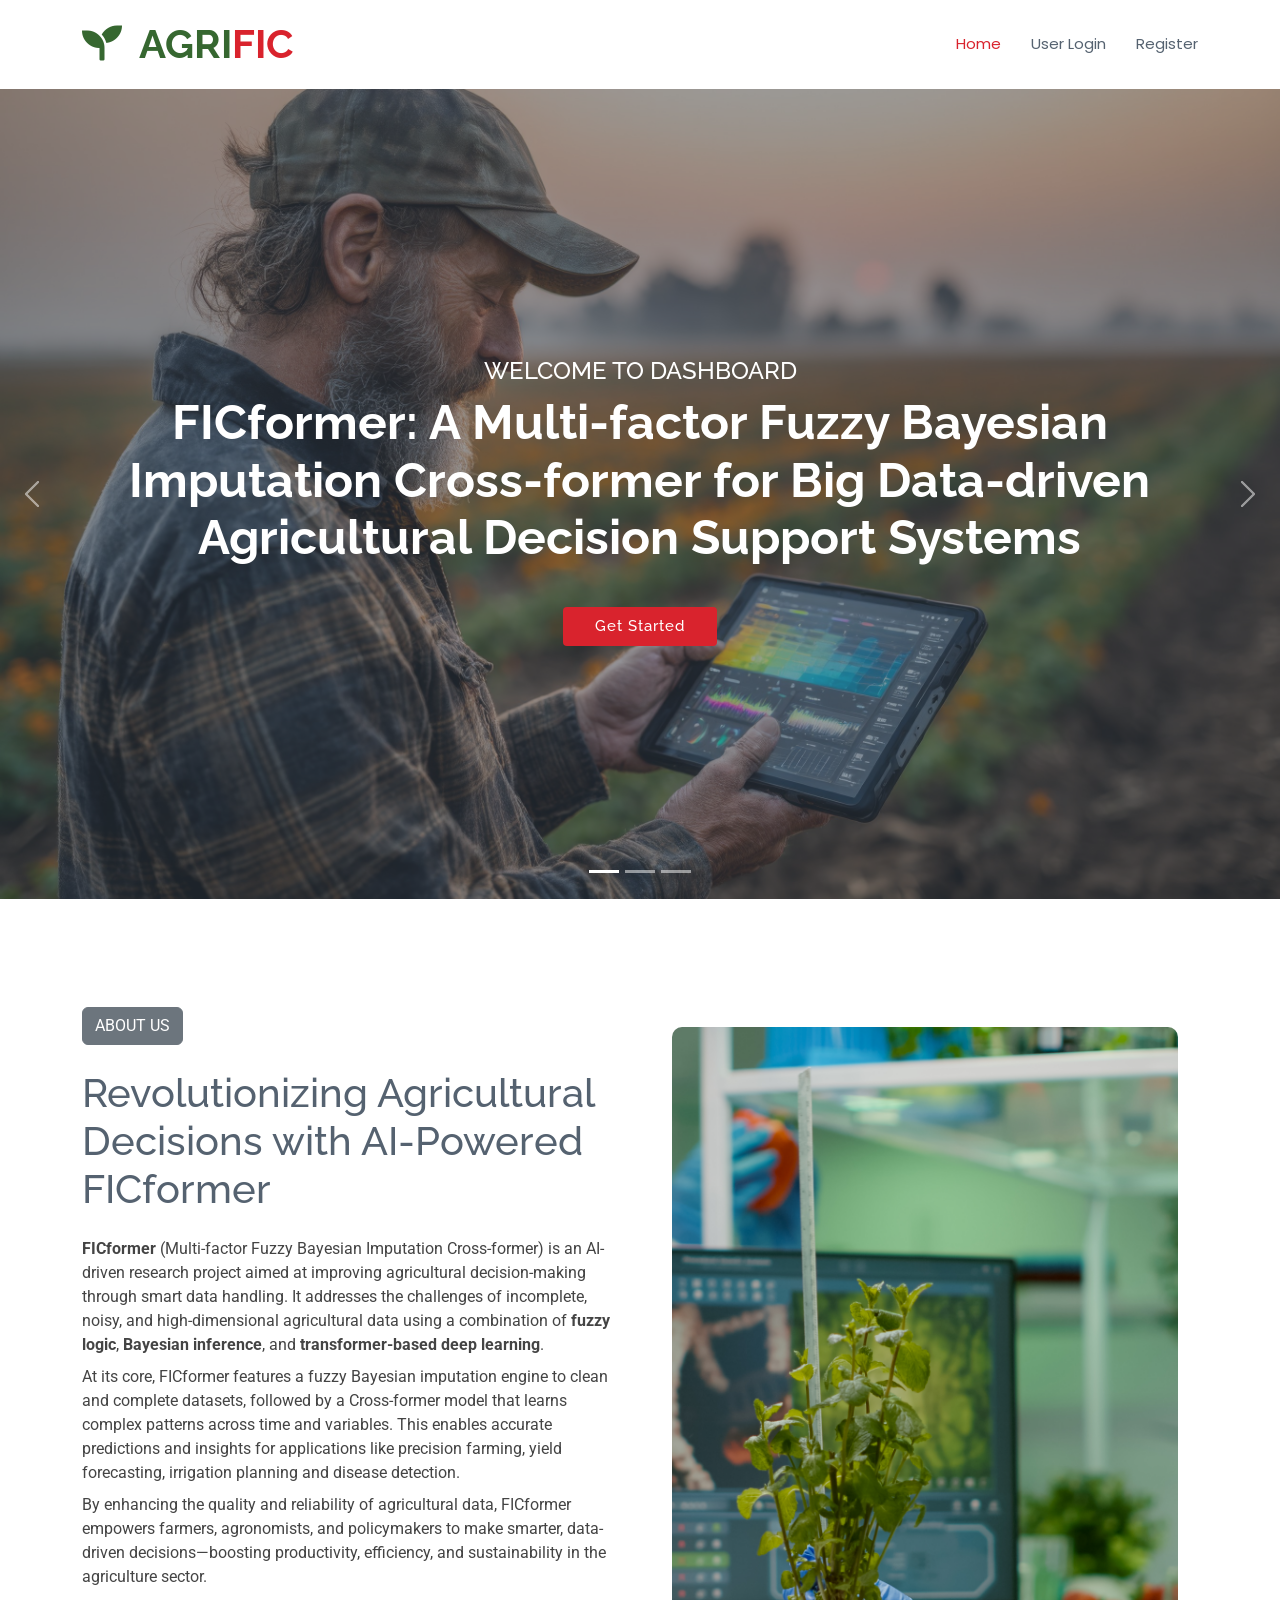
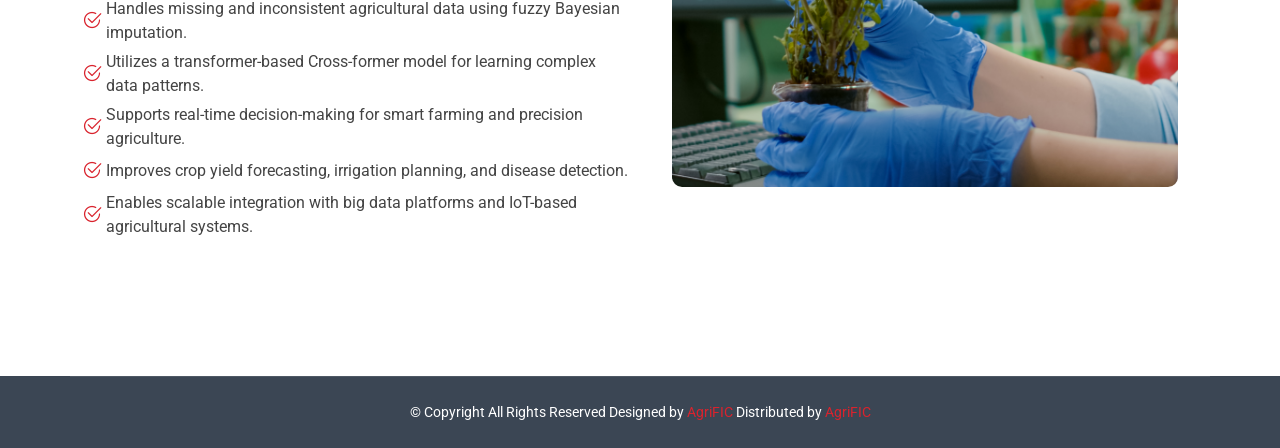
<file: templates/index.html>
<!DOCTYPE html>
<html lang="en">

<head>
  <meta charset="utf-8">
  <meta content="width=device-width, initial-scale=1.0" name="viewport">
  <title>Home - FICformer: A Multi-factor Fuzzy Bayesian Imputation Cross-former for Big Data-driven Agricultural Decision Support Systems</title>
  <meta name="description" content="">
  <meta name="keywords" content="">

  <!-- Favicons -->
  <link href="../static/img/favicon.png" rel="icon">
  <link href="../static/img/apple-touch-icon.png" rel="apple-touch-icon">

  <!-- Icon Font Stylesheet -->
  <link href="https://cdnjs.cloudflare.com/ajax/libs/font-awesome/5.10.0/css/all.min.css" rel="stylesheet">
  <link href="https://cdn.jsdelivr.net/npm/bootstrap-icons@1.4.1/font/bootstrap-icons.css" rel="stylesheet">


  <!-- Fonts -->
  <link href="https://fonts.googleapis.com" rel="preconnect">
  <link href="https://fonts.gstatic.com" rel="preconnect" crossorigin>
  <link href="https://fonts.googleapis.com/css2?family=Roboto:ital,wght@0,100;0,300;0,400;0,500;0,700;0,900;1,100;1,300;1,400;1,500;1,700;1,900&family=Poppins:ital,wght@0,100;0,200;0,300;0,400;0,500;0,600;0,700;0,800;0,900;1,100;1,200;1,300;1,400;1,500;1,600;1,700;1,800;1,900&family=Raleway:ital,wght@0,100;0,200;0,300;0,400;0,500;0,600;0,700;0,800;0,900;1,100;1,200;1,300;1,400;1,500;1,600;1,700;1,800;1,900&display=swap" rel="stylesheet">

  <!-- Vendor CSS Files -->
  <link href="../static/vendor/bootstrap/css/bootstrap.min.css" rel="stylesheet">
  <link href="../static/vendor/bootstrap-icons/bootstrap-icons.css" rel="stylesheet">
  <link href="../static/vendor/aos/aos.css" rel="stylesheet">
  <link href="../static/vendor/glightbox/css/glightbox.min.css" rel="stylesheet">
  <link href="../static/vendor/swiper/swiper-bundle.min.css" rel="stylesheet">

  <!-- Main CSS File -->
  <link href="../static/css/main.css" rel="stylesheet">
  

</head>

<body class="index-page">

  <header id="header" class="header d-flex align-items-center sticky-top">
    <div class="container-fluid container-xl position-relative d-flex align-items-center">

      <a href="index.html" class="logo d-flex align-items-center me-auto">
       
        <h1 style="color: #366730;"><i class="fa fa-seedling me-2"></i> Agri<span style="color:#d9232d;">FIC</span></h1>
      </a>
      <nav id="navmenu" class="navmenu">
        <ul>
          <li><a href="/index" class="active">Home</a></li>
          <li><a href="/UserLogin" >User Login</a></li>
          <li><a href="/Register" >Register</a></li>
        </ul>
        <i class="mobile-nav-toggle d-xl-none bi bi-list"></i>
      </nav>
      

    </div>
  </header>
  <main class="main">

    <!-- Hero Section -->
    <section id="hero" class="hero section dark-background">

      <div id="hero-carousel" class="carousel slide carousel-fade" data-bs-ride="carousel" data-bs-interval="5000">

        <div class="carousel-item active">
          <img src="../static/img/farmer-monitors.jpeg" alt="">
          <div class="carousel-container">
            <h4 class="text-uppercase"> Welcome To Dashboard</h4>
            <h2 class="text-center">FICformer: A Multi-factor Fuzzy Bayesian Imputation Cross-former for Big Data-driven Agricultural Decision Support Systems<br></h2>
            <a href="/UserLogin" class="btn-get-started">Get Started</a>
          </div>
        </div><!-- End Carousel Item -->

        <div class="carousel-item">
          <img src="../static/img/drone.jpg" alt="">
          <div class="carousel-container">
            <h4 class="text-uppercase"> Welcome To Dashboard</h4>
            <h2 class="text-center">FICformer: A Multi-factor Fuzzy Bayesian Imputation Cross-former for Big Data-driven Agricultural Decision Support Systems<br></h2>
            <a href="/UserLogin" class="btn-get-started">Get Started</a>
          </div>
        </div><!-- End Carousel Item -->

        <div class="carousel-item">
          <img src="../static/img/tractor-2.jpg" alt="">
          <div class="carousel-container">
            <h4 class="text-uppercase"> Welcome To Dashboard</h4>
            <h2 class="text-center">FICformer: A Multi-factor Fuzzy Bayesian Imputation Cross-former for Big Data-driven Agricultural Decision Support Systems<br></h2>
            <a href="/UserLogin" class="btn-get-started">Get Started</a>
          </div>
        </div><!-- End Carousel Item -->

        <a class="carousel-control-prev" href="#hero-carousel" role="button" data-bs-slide="prev">
          <span class="carousel-control-prev-icon bi bi-chevron-left" aria-hidden="true"></span>
        </a>

        <a class="carousel-control-next" href="#hero-carousel" role="button" data-bs-slide="next">
          <span class="carousel-control-next-icon bi bi-chevron-right" aria-hidden="true"></span>
        </a>

        <ol class="carousel-indicators"></ol>

      </div>

    </section><!-- /Hero Section -->

    <!-- About Section -->
    <section id="about" class="about section">

      <div class="container py-5">

        <div class="row gy-4" >

          <div class="col-lg-6" data-aos="fade-up" data-aos-delay="100">
            <p class="btn btn-secondary text-uppercase">About Us</p>
            <h1 class="mt-2">Revolutionizing Agricultural Decisions with AI-Powered FICformer<br></h1>
            <p class=" mt-4 mb-2">
              <b>FICformer</b> (Multi-factor Fuzzy Bayesian Imputation Cross-former) is an AI-driven research project aimed at improving agricultural decision-making through smart data handling. 
              It addresses the challenges of incomplete, noisy, and high-dimensional agricultural data using a combination of <b>fuzzy logic</b>, <b>Bayesian inference</b>, and <b>transformer-based deep learning</b>.
            </p>
            <p class="mb-2">
              At its core, FICformer features a fuzzy Bayesian imputation engine to clean and complete datasets, followed by a Cross-former model that learns complex patterns across time and variables. 
              This enables accurate predictions and insights for applications like precision farming, yield forecasting, irrigation planning and disease detection.
            </p>
            <p class="mb-2">
             By enhancing the quality and reliability of agricultural data, FICformer empowers farmers, agronomists, and policymakers to make smarter, data-driven decisions—boosting productivity, efficiency, and sustainability in the agriculture sector.
            </p>            
            <ul>
              <li><i class="bi bi-check2-circle"></i> <span>Handles missing and inconsistent agricultural data using fuzzy Bayesian imputation.</span></li>
              <li><i class="bi bi-check2-circle"></i> <span>Utilizes a transformer-based Cross-former model for learning complex data patterns.</span></li>
              <li><i class="bi bi-check2-circle"></i> <span>Supports real-time decision-making for smart farming and precision agriculture.</span></li>
              <li><i class="bi bi-check2-circle"></i> <span>Improves crop yield forecasting, irrigation planning, and disease detection.</span></li>
              <li><i class="bi bi-check2-circle"></i> <span>Enables scalable integration with big data platforms and IoT-based agricultural systems.</span></li>
            </ul>
          </div>

          <div class="col-lg-6" data-aos="fade-up" data-aos-delay="200">
            <img class="w-100 " src="../static/img/about-1.jpg" alt="" style="max-height: 800px; padding: 20px; border-radius: 30px; object-fit: cover;" >
          </div>

        </div>

      </div>

    </section><!-- /About Section -->

    
  </main>

  <footer id="footer" class="footer dark-background">
    <div class="container copyright text-center mt-2">
      <p>© <span>Copyright</span> <span>All Rights Reserved Designed by <a href="#">AgriFIC</a> Distributed by <a href="#">AgriFIC</span></p>
    </div>

  </footer>

  <!-- Scroll Top -->
  <a href="#" id="scroll-top" class="scroll-top d-flex align-items-center justify-content-center"><i class="bi bi-arrow-up-short"></i></a>

  <!-- Preloader -->
  <div id="preloader"></div>

  <!-- Vendor JS Files -->
  <script src="../static/vendor/bootstrap/js/bootstrap.bundle.min.js"></script>
  <script src="../static/vendor/php-email-form/validate.js"></script>
  <script src="../static/vendor/aos/aos.js"></script>
  <script src="../static/vendor/glightbox/js/glightbox.min.js"></script>
  <script src="../static/vendor/imagesloaded/imagesloaded.pkgd.min.js"></script>
  <script src="../static/vendor/isotope-layout/isotope.pkgd.min.js"></script>
  <script src="../static/vendor/purecounter/purecounter_vanilla.js"></script>
  <script src="../static/vendor/waypoints/noframework.waypoints.js"></script>
  <script src="../static/vendor/swiper/swiper-bundle.min.js"></script>

  <!-- Main JS File -->
  <script src="../static/js/main.js"></script>

</body>

</html>
</file>
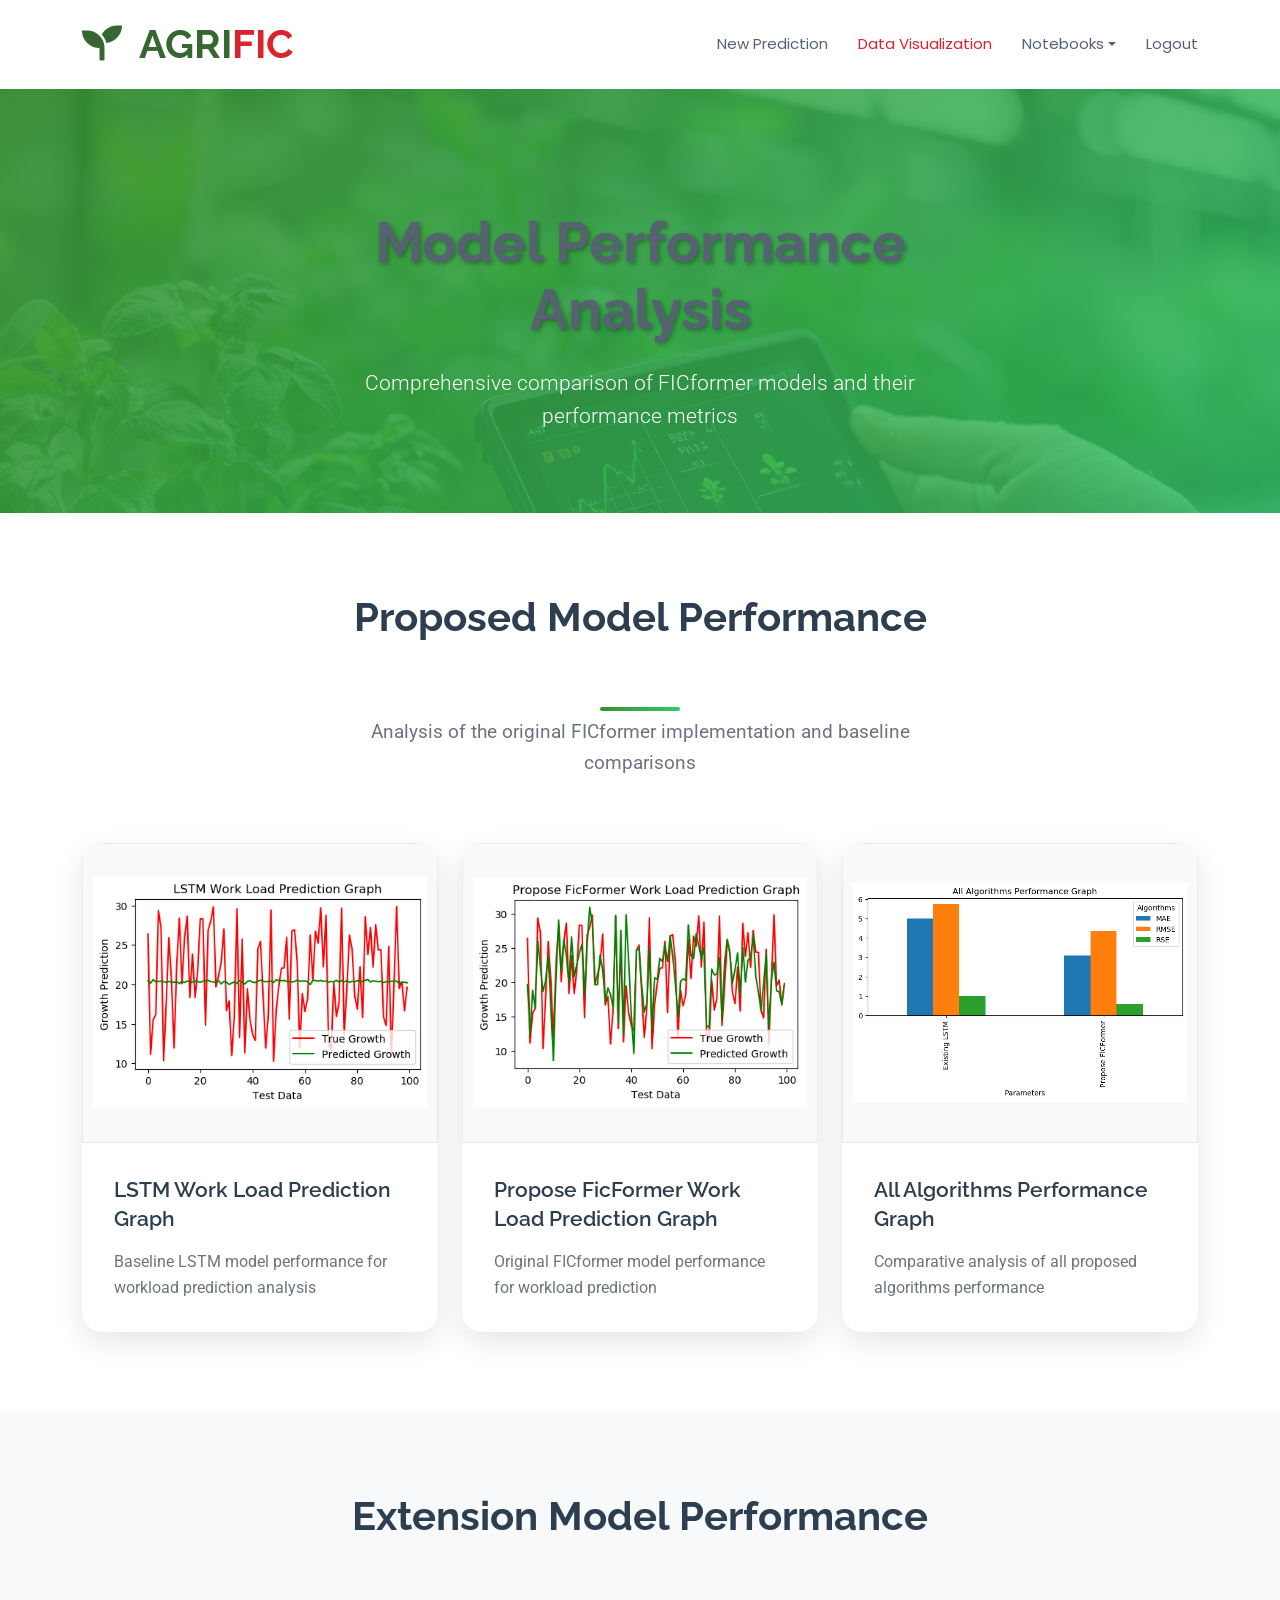
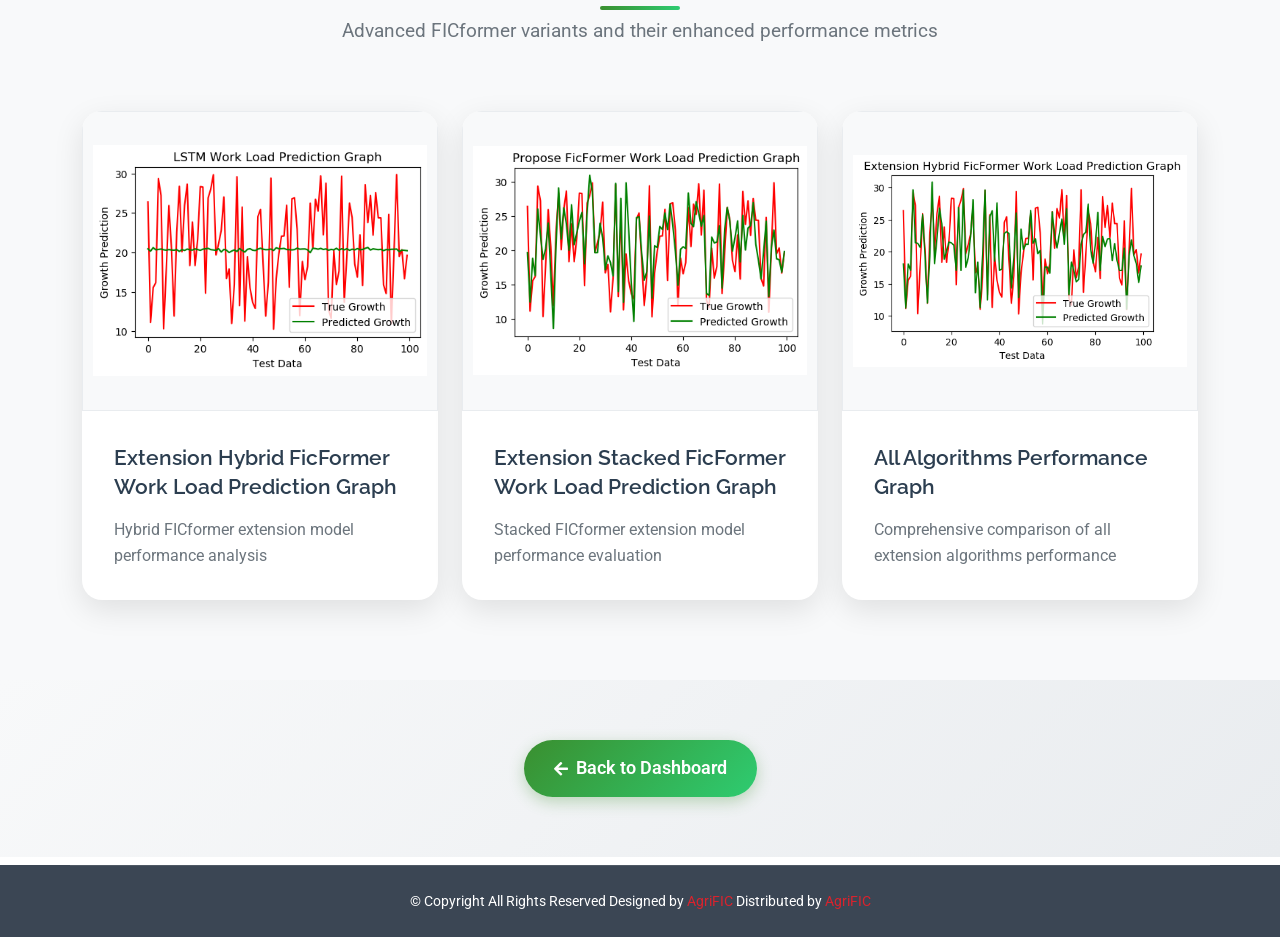
<file: templates/graph.html>
<!DOCTYPE html>
<html lang="en">

<head>
  <meta charset="utf-8">
  <meta content="width=device-width, initial-scale=1.0" name="viewport">
  <title>Model Performance Graphs - FICformer: A Multi-factor Fuzzy Bayesian Imputation Cross-former for Big Data-driven Agricultural Decision Support Systems</title>
  <meta name="description" content="">
  <meta name="keywords" content="">

  <!-- Favicons -->
  <link href="../static/img/favicon.png" rel="icon">
  <link href="../static/img/apple-touch-icon.png" rel="apple-touch-icon">

  <!-- Icon Font Stylesheet -->
  <link href="https://cdnjs.cloudflare.com/ajax/libs/font-awesome/5.10.0/css/all.min.css" rel="stylesheet">
  <link href="https://cdn.jsdelivr.net/npm/bootstrap-icons@1.4.1/font/bootstrap-icons.css" rel="stylesheet">

  <!-- Fonts -->
  <link href="https://fonts.googleapis.com" rel="preconnect">
  <link href="https://fonts.gstatic.com" rel="preconnect" crossorigin>
  <link href="https://fonts.googleapis.com/css2?family=Roboto:ital,wght@0,100;0,300;0,400;0,500;0,700;0,900;1,100;1,300;1,400;1,500;1,700;1,900&family=Poppins:ital,wght@0,100;0,200;0,300;0,400;0,500;0,600;0,700;0,800;0,900;1,100;1,200;1,300;1,400;1,500;1,600;1,700;1,800;1,900&family=Raleway:ital,wght@0,100;0,200;0,300;0,400;0,500;0,600;0,700;0,800;0,900;1,100;1,200;1,300;1,400;1,500;1,600;1,700;1,800;1,900&display=swap" rel="stylesheet">

  <!-- Vendor CSS Files -->
  <link href="../static/vendor/bootstrap/css/bootstrap.min.css" rel="stylesheet">
  <link href="../static/vendor/bootstrap-icons/bootstrap-icons.css" rel="stylesheet">
  <link href="../static/vendor/aos/aos.css" rel="stylesheet">
  <!-- GLightbox removed -->
  <link href="../static/vendor/swiper/swiper-bundle.min.css" rel="stylesheet">

  <!-- Main CSS File -->
  <link href="../static/css/main.css" rel="stylesheet">
  <!-- Graph Page CSS -->
  <link href="../static/css/graph.css" rel="stylesheet">

</head>

<body class="index-page">

  <header id="header" class="header d-flex align-items-center sticky-top">
    <div class="container-fluid container-xl position-relative d-flex align-items-center">

      <a href="/UserScreen" class="logo d-flex align-items-center me-auto">
        <h1 style="color: #366730;"><i class="fa fa-seedling me-2"></i> Agri<span style="color:#d9232d;">FIC</span></h1>
      </a>
      <nav id="navmenu" class="navmenu">
        <ul>
          <li><a href="/Predict">New Prediction</a></li>
          <li><a href="/graph" class="active">Data Visualization</a></li>
          <li class="dropdown">
            <a href="#" class="dropdown-toggle" data-bs-toggle="dropdown" aria-expanded="false">Notebooks</a>
            <ul class="dropdown-menu">
              <li><a class="dropdown-item" href="../static/FICFormer.html">FICFormer Notebook</a></li>
              <li><a class="dropdown-item" href="../static/ExtensionFormer.html">Extension Former Notebook</a></li>
            </ul>
          </li>
          <li><a href="/">Logout</a></li>
        </ul>
        <i class="mobile-nav-toggle d-xl-none bi bi-list"></i>
      </nav>

    </div>
  </header>

  <main class="main">
    <!-- Hero Section -->
    <section id="hero" class="hero section">
      <div class="container">
        <div class="row justify-content-center">
          <div class="col-lg-8 text-center">
            <h1 class="hero-title">Model Performance Analysis</h1>
            <p class="hero-subtitle">Comprehensive comparison of FICformer models and their performance metrics</p>
          </div>
        </div>
      </div>
    </section>

    <!-- Proposed Model Section -->
    <section id="proposed-models" class="models-section section">
      <div class="container">
        <div class="section-header text-center">
          <h2 class="section-title">Proposed Model Performance</h2>
          <p class="section-subtitle">Analysis of the original FICformer implementation and baseline comparisons</p>
        </div>

        <div class="row g-4">
          <!-- Graph 1: LSTM Work Load Prediction Graph -->
          <div class="col-lg-4 col-md-6">
            <div class="graph-card">
              <div class="graph-image-container">
                <img src="../static/download.png" alt="LSTM Work Load Prediction Graph" class="graph-image" style="width: 100%; height: 100%; object-fit: contain; display: block;">
              </div>
              <div class="graph-content">
                <h4 class="graph-title">LSTM Work Load Prediction Graph</h4>
                <p class="graph-description">Baseline LSTM model performance for workload prediction analysis</p>
              </div>
            </div>
          </div>

          <!-- Graph 2: Propose FicFormer Work Load Prediction Graph -->
          <div class="col-lg-4 col-md-6">
            <div class="graph-card">
              <div class="graph-image-container">
                <img src="../static/download (1).png" alt="Propose FicFormer Work Load Prediction Graph" class="graph-image" style="width: 100%; height: 100%; object-fit: contain; display: block;">
              </div>
              <div class="graph-content">
                <h4 class="graph-title">Propose FicFormer Work Load Prediction Graph</h4>
                <p class="graph-description">Original FICformer model performance for workload prediction</p>
              </div>
            </div>
          </div>

          <!-- Graph 3: All Algorithms Performance Graph -->
          <div class="col-lg-4 col-md-6">
            <div class="graph-card">
              <div class="graph-image-container">
                <img src="../static/download (2).png" alt="All Algorithms Performance Graph" class="graph-image" style="width: 100%; height: 100%; object-fit: contain; display: block;">
              </div>
              <div class="graph-content">
                <h4 class="graph-title">All Algorithms Performance Graph</h4>
                <p class="graph-description">Comparative analysis of all proposed algorithms performance</p>
              </div>
            </div>
          </div>
        </div>
      </div>
    </section>

    <!-- Extension Model Section -->
    <section id="extension-models" class="models-section section">
      <div class="container">
        <div class="section-header text-center">
          <h2 class="section-title">Extension Model Performance</h2>
          <p class="section-subtitle">Advanced FICformer variants and their enhanced performance metrics</p>
        </div>

        <div class="row g-4">
          <!-- Graph 4: Extension Hybrid FicFormer Work Load Prediction Graph -->
          <div class="col-lg-4 col-md-6">
            <div class="graph-card">
              <div class="graph-image-container">
                <img src="../static/download (3).png" alt="Extension Hybrid FicFormer Work Load Prediction Graph" class="graph-image" style="width: 100%; height: 100%; object-fit: contain; display: block;">
              </div>
              <div class="graph-content">
                <h4 class="graph-title">Extension Hybrid FicFormer Work Load Prediction Graph</h4>
                <p class="graph-description">Hybrid FICformer extension model performance analysis</p>
              </div>
            </div>
          </div>

          <!-- Graph 5: Extension Stacked FicFormer Work Load Prediction Graph -->
          <div class="col-lg-4 col-md-6">
            <div class="graph-card">
              <div class="graph-image-container">
                <img src="../static/download (4).png" alt="Extension Stacked FicFormer Work Load Prediction Graph" class="graph-image" style="width: 100%; height: 100%; object-fit: contain; display: block;">
              </div>
              <div class="graph-content">
                <h4 class="graph-title">Extension Stacked FicFormer Work Load Prediction Graph</h4>
                <p class="graph-description">Stacked FICformer extension model performance evaluation</p>
              </div>
            </div>
          </div>

          <!-- Graph 6: All Algorithms Performance Graph -->
          <div class="col-lg-4 col-md-6">
            <div class="graph-card">
              <div class="graph-image-container">
                <img src="../static/download (5).png" alt="All Algorithms Performance Graph" class="graph-image" style="width: 100%; height: 100%; object-fit: contain; display: block;">
              </div>
              <div class="graph-content">
                <h4 class="graph-title">All Algorithms Performance Graph</h4>
                <p class="graph-description">Comprehensive comparison of all extension algorithms performance</p>
              </div>
            </div>
          </div>
        </div>
      </div>
    </section>

    <!-- Back to Dashboard Section -->
    <section id="back-section" class="back-section section">
      <div class="container">
        <div class="row justify-content-center">
          <div class="col-lg-6 text-center">
            <a href="/UserScreen" class="back-btn">
              <i class="fas fa-arrow-left"></i>
              Back to Dashboard
            </a>
          </div>
        </div>
      </div>
    </section>
  </main>

  <footer id="footer" class="footer dark-background">
    <div class="container copyright text-center mt-2">
      <p>© <span>Copyright</span> <span>All Rights Reserved Designed by <a href="#">AgriFIC</a> Distributed by <a href="#">AgriFIC</span></p>
    </div>
  </footer>

  <!-- Scroll Top -->
  <a href="#" id="scroll-top" class="scroll-top d-flex align-items-center justify-content-center"><i class="bi bi-arrow-up-short"></i></a>

  <!-- Preloader -->
  <div id="preloader"></div>

  <!-- Vendor JS Files -->
  <script src="../static/vendor/bootstrap/js/bootstrap.bundle.min.js"></script>
  <script src="../static/vendor/php-email-form/validate.js"></script>
  <script src="../static/vendor/aos/aos.js"></script>
  <!-- GLightbox JS removed -->
  <script src="../static/vendor/imagesloaded/imagesloaded.pkgd.min.js"></script>
  <script src="../static/vendor/isotope-layout/isotope.pkgd.min.js"></script>
  <script src="../static/vendor/purecounter/purecounter_vanilla.js"></script>
  <script src="../static/vendor/waypoints/noframework.waypoints.js"></script>
  <script src="../static/vendor/swiper/swiper-bundle.min.js"></script>

  <!-- Main JS File -->
  <script src="../static/js/main.js"></script>

  <!-- Graph Page JavaScript -->
  <script>
    document.addEventListener('DOMContentLoaded', function() {
      // Ensure all images are visible
      const images = document.querySelectorAll('.graph-image');
      images.forEach((img, index) => {
        // Force visibility
        img.style.opacity = '1';
        img.style.visibility = 'visible';
        img.style.display = 'block';
        img.style.width = '100%';
        img.style.height = '100%';
        img.style.objectFit = 'contain';
        
        // Handle image load errors
        img.onerror = function() {
          console.log('Image failed to load:', this.src);
          // Create a placeholder div
          const placeholder = document.createElement('div');
          placeholder.style.cssText = `
            width: 100%;
            height: 100%;
            background: #f8f9fa;
            display: flex;
            align-items: center;
            justify-content: center;
            color: #6c757d;
            font-size: 14px;
            text-align: center;
            border: 2px dashed #dee2e6;
          `;
          placeholder.innerHTML = `Graph ${index + 1}<br><small>Image not found</small>`;
          this.parentNode.replaceChild(placeholder, this);
        };
        
        // Handle successful image load
        img.onload = function() {
          console.log('Image loaded successfully:', this.src);
          this.style.opacity = '1';
          this.style.visibility = 'visible';
          this.style.display = 'block';
        };
        
        // Force reload if not visible after 2 seconds
        setTimeout(() => {
          if (img.offsetWidth === 0 || img.offsetHeight === 0) {
            console.log('Image not visible, forcing reload:', img.src);
            const src = img.src;
            img.src = '';
            img.src = src;
          }
        }, 2000);
      });
    });

    // Initialize AOS (Animate On Scroll)
    AOS.init({
      duration: 1000,
      easing: 'ease-in-out',
      once: true
    });

    // Lightbox functionality removed

    // Smooth scrolling for navigation
    document.querySelectorAll('a[href^="#"]').forEach(anchor => {
      anchor.addEventListener('click', function (e) {
        e.preventDefault();
        const target = document.querySelector(this.getAttribute('href'));
        if (target) {
          target.scrollIntoView({
            behavior: 'smooth',
            block: 'start'
          });
        }
      });
    });
  </script>

</body>

</html>
</file>
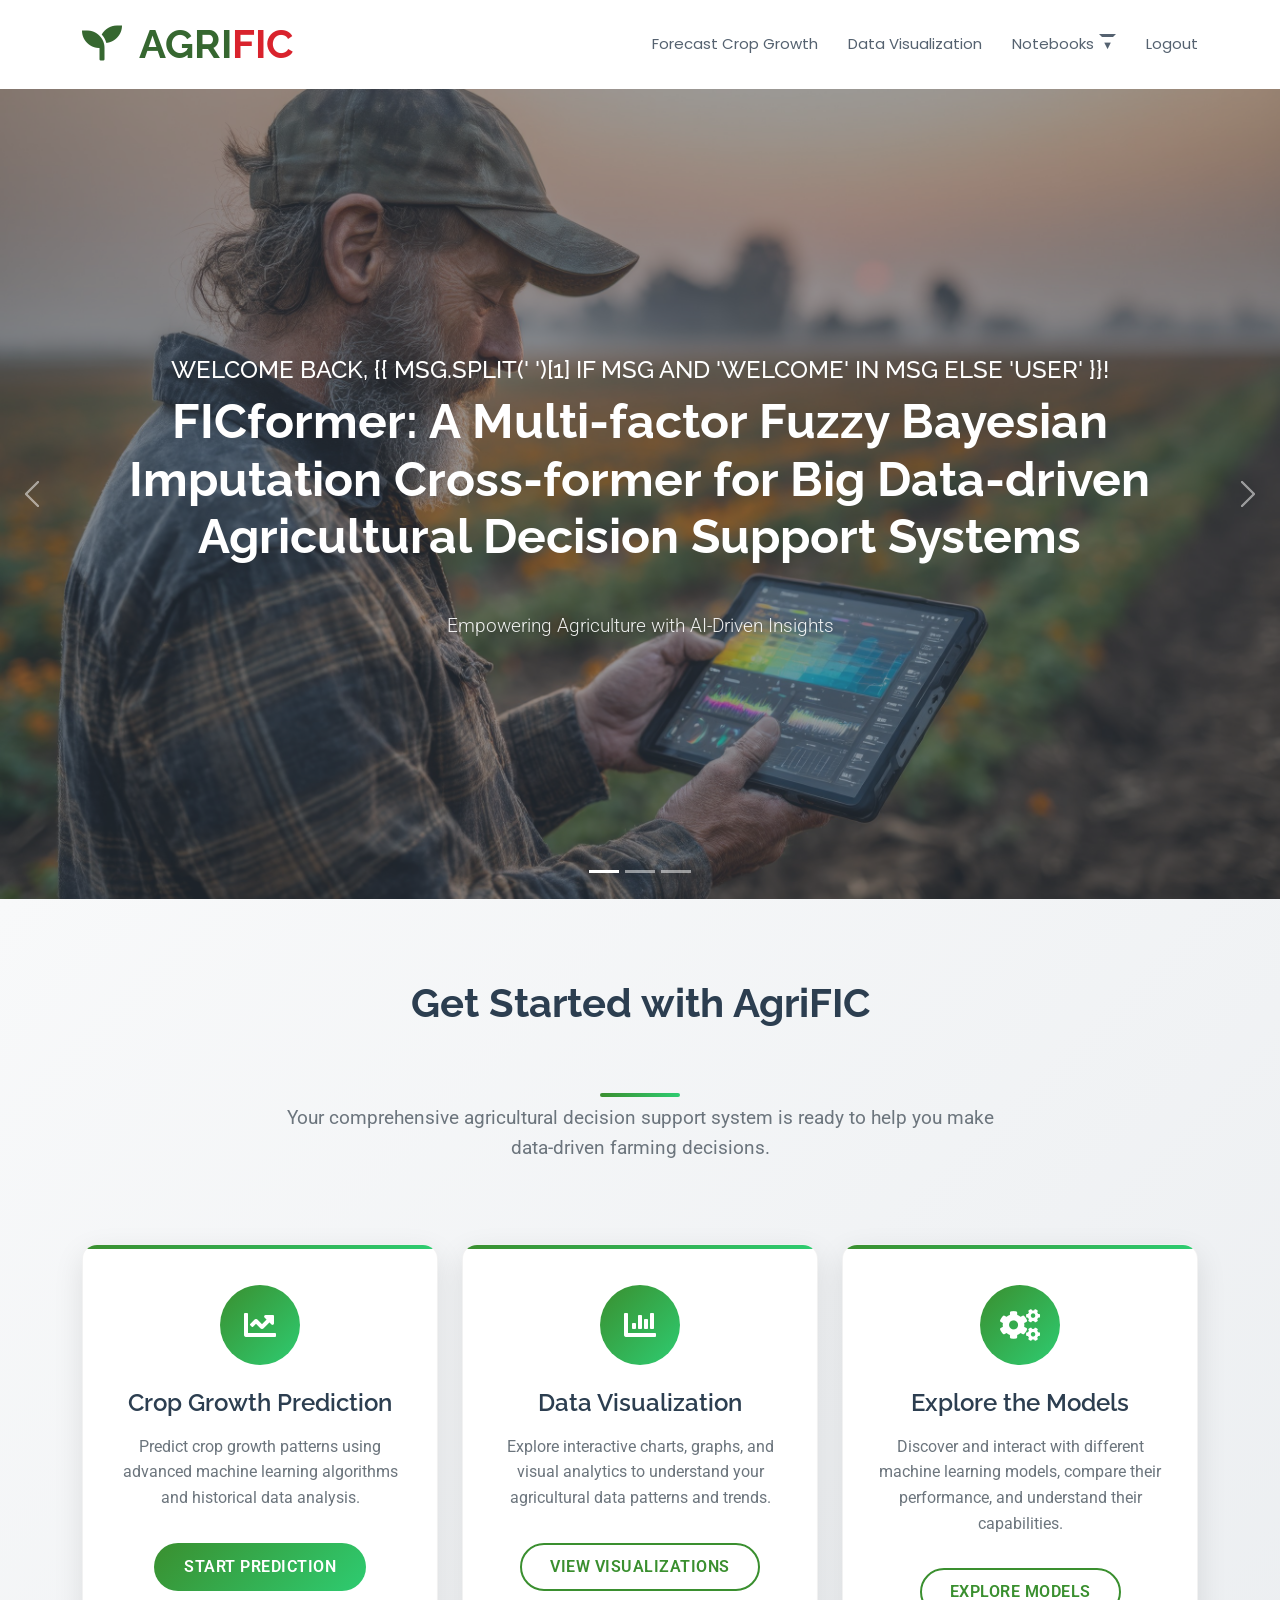
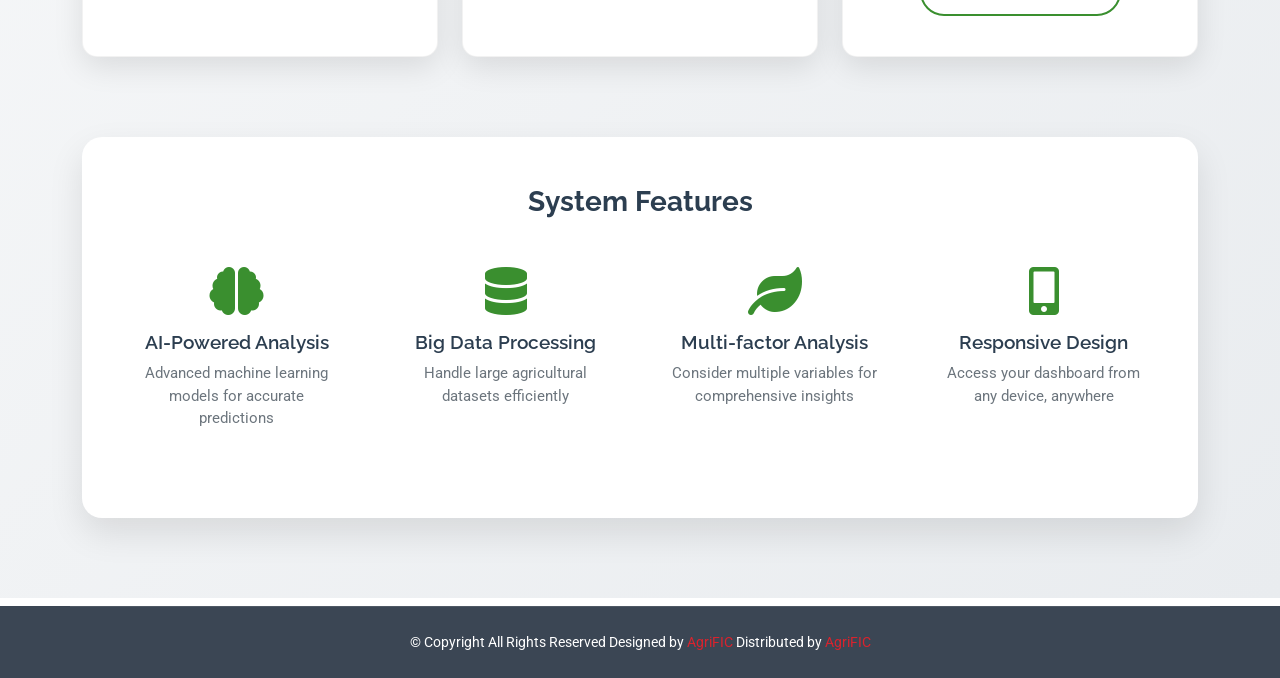
<file: templates/UserScreen.html>
<!DOCTYPE html>
<html lang="en">

<head>
  <meta charset="utf-8">
  <meta content="width=device-width, initial-scale=1.0" name="viewport">
  <title>UserScreen - FICformer: A Multi-factor Fuzzy Bayesian Imputation Cross-former for Big Data-driven Agricultural Decision Support Systems</title>
  <meta name="description" content="">
  <meta name="keywords" content="">

  <!-- Favicons -->
  <link href="../static/img/favicon.png" rel="icon">
  <link href="../static/img/apple-touch-icon.png" rel="apple-touch-icon">

  <!-- Icon Font Stylesheet -->
  <link href="https://cdnjs.cloudflare.com/ajax/libs/font-awesome/5.10.0/css/all.min.css" rel="stylesheet">
  <link href="https://cdn.jsdelivr.net/npm/bootstrap-icons@1.4.1/font/bootstrap-icons.css" rel="stylesheet">


  <!-- Fonts -->
  <link href="https://fonts.googleapis.com" rel="preconnect">
  <link href="https://fonts.gstatic.com" rel="preconnect" crossorigin>
  <link href="https://fonts.googleapis.com/css2?family=Roboto:ital,wght@0,100;0,300;0,400;0,500;0,700;0,900;1,100;1,300;1,400;1,500;1,700;1,900&family=Poppins:ital,wght@0,100;0,200;0,300;0,400;0,500;0,600;0,700;0,800;0,900;1,100;1,200;1,300;1,400;1,500;1,600;1,700;1,800;1,900&family=Raleway:ital,wght@0,100;0,200;0,300;0,400;0,500;0,600;0,700;0,800;0,900;1,100;1,200;1,300;1,400;1,500;1,600;1,700;1,800;1,900&display=swap" rel="stylesheet">

  <!-- Vendor CSS Files -->
  <link href="../static/vendor/bootstrap/css/bootstrap.min.css" rel="stylesheet">
  <link href="../static/vendor/bootstrap-icons/bootstrap-icons.css" rel="stylesheet">
  <link href="../static/vendor/aos/aos.css" rel="stylesheet">
  <link href="../static/vendor/glightbox/css/glightbox.min.css" rel="stylesheet">
  <link href="../static/vendor/swiper/swiper-bundle.min.css" rel="stylesheet">

  <!-- Main CSS File -->
  <link href="../static/css/main.css" rel="stylesheet">
  <!-- UserScreen CSS -->
  <link href="../static/css/userscreen.css" rel="stylesheet">
  

</head>

<body class="index-page">

  <header id="header" class="header d-flex align-items-center sticky-top">
    <div class="container-fluid container-xl position-relative d-flex align-items-center">

      <a href="/" class="logo d-flex align-items-center me-auto">
       
        <h1 style="color: #366730;"><i class="fa fa-seedling me-2"></i> Agri<span style="color:#d9232d;">FIC</span></h1>
      </a>
      <nav id="navmenu" class="navmenu">
        <ul>
          <li><a href="/Predict" >Forecast Crop Growth</a></li>
          <li><a href="/graph" >Data Visualization</a></li>
          <li class="dropdown">
            <a href="#" class="dropdown-toggle" data-bs-toggle="dropdown" aria-expanded="false">Notebooks</a>
            <ul class="dropdown-menu">
              <li><a class="dropdown-item" href="../static/FICFormer.html">FICFormer Notebook</a></li>
              <li><a class="dropdown-item" href="../static/ExtensionFormer.html">Extension Former Notebook</a></li>
            </ul>
          </li>
          <li><a href="/" >Logout</a></li>
        </ul>
        <i class="mobile-nav-toggle d-xl-none bi bi-list"></i>
      </nav>
      

    </div>
  </header>
  <main class="main">

    <!-- Hero Section -->
    <section id="hero" class="hero section dark-background">

      <div id="hero-carousel" class="carousel slide carousel-fade" data-bs-ride="carousel" data-bs-interval="5000">

        <div class="carousel-item active">
          <img src="../static/img/farmer-monitors.jpeg" alt="">
          <div class="carousel-container">
            <h4 class="text-uppercase">Welcome Back, {{ msg.split(' ')[1] if msg and 'Welcome' in msg else 'User' }}!</h4>
            <h2 class="text-center">FICformer: A Multi-factor Fuzzy Bayesian Imputation Cross-former for Big Data-driven Agricultural Decision Support Systems<br></h2>
            <p class="text-center carousel-subtitle">Empowering Agriculture with AI-Driven Insights</p>
          </div>
        </div><!-- End Carousel Item -->

        <div class="carousel-item">
          <img src="../static/img/drone.jpg" alt="">
          <div class="carousel-container">
            <h4 class="text-uppercase">Smart Agriculture Dashboard</h4>
            <h2 class="text-center">Advanced Crop Growth Prediction & Analysis<br></h2>
            <p class="text-center carousel-subtitle">Harness the Power of Machine Learning for Better Yields</p>
          </div>
        </div><!-- End Carousel Item -->

        <div class="carousel-item">
          <img src="../static/img/tractor-2.jpg" alt="">
          <div class="carousel-container">
            <h4 class="text-uppercase">Data-Driven Decisions</h4>
            <h2 class="text-center">Multi-factor Analysis for Optimal Farming<br></h2>
            <p class="text-center carousel-subtitle">Transform Your Agricultural Practices with Precision</p>
          </div>
        </div><!-- End Carousel Item -->

        <a class="carousel-control-prev" href="#hero-carousel" role="button" data-bs-slide="prev">
          <span class="carousel-control-prev-icon bi bi-chevron-left" aria-hidden="true"></span>
        </a>

        <a class="carousel-control-next" href="#hero-carousel" role="button" data-bs-slide="next">
          <span class="carousel-control-next-icon bi bi-chevron-right" aria-hidden="true"></span>
        </a>

        <ol class="carousel-indicators"></ol>

      </div>

    </section><!-- /Hero Section -->

    <!-- Start Section -->
    <section id="start" class="start section">
      <div class="container">
        <div class="row justify-content-center">
          <div class="col-lg-8 text-center">
            <h2 class="section-title">Get Started with AgriFIC</h2>
            <p class="section-subtitle">Your comprehensive agricultural decision support system is ready to help you make data-driven farming decisions.</p>
          </div>
        </div>

        <div class="row g-4 mt-4">
          <!-- Quick Actions Card -->
          <div class="col-lg-4 col-md-6">
            <div class="start-card">
              <div class="card-icon">
                <i class="fas fa-chart-line"></i>
              </div>
              <h4>Crop Growth Prediction</h4>
              <p>Predict crop growth patterns using advanced machine learning algorithms and historical data analysis.</p>
              <a href="/Predict" class="btn btn-primary">Start Prediction</a>
            </div>
          </div>

          <!-- Data Visualization Card -->
          <div class="col-lg-4 col-md-6">
            <div class="start-card">
              <div class="card-icon">
                <i class="fas fa-chart-bar"></i>
              </div>
              <h4>Data Visualization</h4>
              <p>Explore interactive charts, graphs, and visual analytics to understand your agricultural data patterns and trends.</p>
              <a href="/graph" class="btn btn-outline-primary">View Visualizations</a>
            </div>
          </div>

          <!-- Explore Models Card -->
          <div class="col-lg-4 col-md-6">
            <div class="start-card">
              <div class="card-icon">
                <i class="fas fa-cogs"></i>
              </div>
              <h4>Explore the Models</h4>
              <p>Discover and interact with different machine learning models, compare their performance, and understand their capabilities.</p>
              <a href="#" class="btn btn-outline-primary">Explore Models</a>
            </div>
          </div>
        </div>

        <!-- Features Overview -->
        <div class="row mt-5">
          <div class="col-12">
            <div class="features-overview">
              <h3 class="text-center mb-4">System Features</h3>
              <div class="row g-4">
                <div class="col-lg-3 col-md-6">
                  <div class="feature-item">
                    <i class="fas fa-brain"></i>
                    <h5>AI-Powered Analysis</h5>
                    <p>Advanced machine learning models for accurate predictions</p>
                  </div>
                </div>
                <div class="col-lg-3 col-md-6">
                  <div class="feature-item">
                    <i class="fas fa-database"></i>
                    <h5>Big Data Processing</h5>
                    <p>Handle large agricultural datasets efficiently</p>
                  </div>
                </div>
                <div class="col-lg-3 col-md-6">
                  <div class="feature-item">
                    <i class="fas fa-leaf"></i>
                    <h5>Multi-factor Analysis</h5>
                    <p>Consider multiple variables for comprehensive insights</p>
                  </div>
                </div>
                <div class="col-lg-3 col-md-6">
                  <div class="feature-item">
                    <i class="fas fa-mobile-alt"></i>
                    <h5>Responsive Design</h5>
                    <p>Access your dashboard from any device, anywhere</p>
                  </div>
                </div>
              </div>
            </div>
          </div>
        </div>
      </div>
    </section><!-- /Start Section -->
    
  </main>

  <footer id="footer" class="footer dark-background">
    <div class="container copyright text-center mt-2">
      <p>© <span>Copyright</span> <span>All Rights Reserved Designed by <a href="#">AgriFIC</a> Distributed by <a href="#">AgriFIC</span></p>
    </div>

  </footer>

  <!-- Scroll Top -->
  <a href="#" id="scroll-top" class="scroll-top d-flex align-items-center justify-content-center"><i class="bi bi-arrow-up-short"></i></a>

  <!-- Preloader -->
  <div id="preloader"></div>

  <!-- Vendor JS Files -->
  <script src="../static/vendor/bootstrap/js/bootstrap.bundle.min.js"></script>
  <script src="../static/vendor/php-email-form/validate.js"></script>
  <script src="../static/vendor/aos/aos.js"></script>
  <script src="../static/vendor/glightbox/js/glightbox.min.js"></script>
  <script src="../static/vendor/imagesloaded/imagesloaded.pkgd.min.js"></script>
  <script src="../static/vendor/isotope-layout/isotope.pkgd.min.js"></script>
  <script src="../static/vendor/purecounter/purecounter_vanilla.js"></script>
  <script src="../static/vendor/waypoints/noframework.waypoints.js"></script>
  <script src="../static/vendor/swiper/swiper-bundle.min.js"></script>

  <!-- Main JS File -->
  <script src="../static/js/main.js"></script>

</body>

</html>
</file>
<file: static/css/graph.css>
/* Graph Page Styling */
.hero {
    background: linear-gradient(135deg, rgba(58, 143, 47, 0.9), rgba(46, 204, 113, 0.8)), url(../img/background.jpg);
    background-size: cover;
    background-position: center;
    background-attachment: fixed;
    padding: 120px 0 80px;
    color: white;
    text-align: center;
}

.hero-title {
    font-size: 3.5rem;
    font-weight: 700;
    margin-bottom: 1.5rem;
    text-shadow: 2px 2px 4px rgba(0, 0, 0, 0.3);
    animation: fadeInDown 1s ease-out;
}

.hero-subtitle {
    font-size: 1.3rem;
    font-weight: 300;
    opacity: 0.9;
    max-width: 600px;
    margin: 0 auto;
    line-height: 1.6;
    animation: fadeInUp 1s ease-out 0.3s both;
}

@keyframes fadeInDown {
    from {
        opacity: 0;
        transform: translateY(-30px);
    }
    to {
        opacity: 1;
        transform: translateY(0);
    }
}

@keyframes fadeInUp {
    from {
        opacity: 0;
        transform: translateY(30px);
    }
    to {
        opacity: 1;
        transform: translateY(0);
    }
}

.models-section {
    padding: 80px 0;
    background: #f8f9fa;
}

.models-section:nth-child(even) {
    background: white;
}

.section-header {
    margin-bottom: 4rem;
}

.section-title {
    font-size: 2.5rem;
    font-weight: 700;
    color: #2c3e50;
    margin-bottom: 1rem;
    position: relative;
}

.section-title::after {
    content: '';
    position: absolute;
    bottom: -10px;
    left: 50%;
    transform: translateX(-50%);
    width: 80px;
    height: 4px;
    background: linear-gradient(90deg, #3a8f2f, #2ecc71);
    border-radius: 2px;
}

.section-subtitle {
    font-size: 1.2rem;
    color: #6c757d;
    max-width: 600px;
    margin: 0 auto;
    line-height: 1.6;
}

.graph-card {
    background: white;
    border-radius: 20px;
    overflow: hidden;
    box-shadow: 0 10px 30px rgba(0, 0, 0, 0.1);
    transition: all 0.3s ease;
    height: 100%;
    display: flex;
    flex-direction: column;
}

.graph-card:hover {
    transform: translateY(-10px);
    box-shadow: 0 20px 40px rgba(0, 0, 0, 0.15);
}

.graph-image-container {
    position: relative;
    height: 300px;
    background: #f8f9fa;
    display: flex;
    align-items: center;
    justify-content: center;
    padding: 10px;
    border: 1px solid #e9ecef;
}

.graph-image {
    max-width: 100%;
    max-height: 100%;
    width: auto;
    height: auto;
    object-fit: contain;
    transition: transform 0.3s ease;
    display: block !important;
    opacity: 1 !important;
    visibility: visible !important;
    position: relative;
    z-index: 1;
}

/* Zoom effect removed */

/* Overlay and zoom button styles removed */

.graph-content {
    padding: 2rem;
    flex-grow: 1;
    display: flex;
    flex-direction: column;
}

.graph-title {
    font-size: 1.3rem;
    font-weight: 600;
    color: #2c3e50;
    margin-bottom: 1rem;
    line-height: 1.4;
}

.graph-description {
    color: #6c757d;
    line-height: 1.6;
    margin: 0;
    flex-grow: 1;
}

.back-section {
    padding: 60px 0;
    background: linear-gradient(135deg, #f8f9fa, #e9ecef);
}

.back-btn {
    display: inline-flex;
    align-items: center;
    gap: 0.5rem;
    background: linear-gradient(135deg, #3a8f2f, #2ecc71);
    color: white;
    padding: 15px 30px;
    border-radius: 50px;
    text-decoration: none;
    font-weight: 600;
    font-size: 1.1rem;
    transition: all 0.3s ease;
    box-shadow: 0 5px 15px rgba(58, 143, 47, 0.3);
}

.back-btn:hover {
    transform: translateY(-3px);
    box-shadow: 0 10px 25px rgba(58, 143, 47, 0.4);
    color: white;
}

.back-btn i {
    font-size: 1rem;
}

/* Section Dividers */
.models-section::before {
    content: '';
    position: absolute;
    top: 0;
    left: 50%;
    transform: translateX(-50%);
    width: 100px;
    height: 4px;
    background: linear-gradient(90deg, #3a8f2f, #2ecc71);
    border-radius: 2px;
}

/* Responsive Design */
@media (max-width: 768px) {
    .hero-title {
        font-size: 2.5rem;
    }
    
    .hero-subtitle {
        font-size: 1.1rem;
    }
    
    .section-title {
        font-size: 2rem;
    }
    
    .models-section {
        padding: 60px 0;
    }
    
    .graph-image-container {
        height: 250px;
    }
    
    .graph-content {
        padding: 1.5rem;
    }
    
    .graph-title {
        font-size: 1.1rem;
    }
}

@media (max-width: 576px) {
    .hero {
        padding: 100px 0 60px;
    }
    
    .hero-title {
        font-size: 2rem;
    }
    
    .section-title {
        font-size: 1.8rem;
    }
    
    .graph-image-container {
        height: 200px;
    }
    
    .graph-content {
        padding: 1rem;
    }
}

/* Animation delays for staggered effect */
.graph-card:nth-child(1) { animation-delay: 0.1s; }
.graph-card:nth-child(2) { animation-delay: 0.2s; }
.graph-card:nth-child(3) { animation-delay: 0.3s; }
.graph-card:nth-child(4) { animation-delay: 0.4s; }
.graph-card:nth-child(5) { animation-delay: 0.5s; }
.graph-card:nth-child(6) { animation-delay: 0.6s; }

/* Image display fix */
.graph-image {
    opacity: 1;
    visibility: visible;
    min-width: 200px;
    min-height: 150px;
}

/* Ensure images are always visible */
.graph-image-container img {
    opacity: 1 !important;
    visibility: visible !important;
}

/* Custom scrollbar */
::-webkit-scrollbar {
    width: 8px;
}

::-webkit-scrollbar-track {
    background: #f1f1f1;
}

::-webkit-scrollbar-thumb {
    background: linear-gradient(135deg, #3a8f2f, #2ecc71);
    border-radius: 4px;
}

::-webkit-scrollbar-thumb:hover {
    background: linear-gradient(135deg, #2ecc71, #27ae60);
}
</file>
<file: static/css/userscreen.css>
/* UserScreen Styling */

/* Dropdown Navigation Styling */
.navmenu .dropdown {
    position: relative;
}

.navmenu .dropdown-toggle {
    cursor: pointer;
    position: relative;
}

.navmenu .dropdown-toggle::after {
    content: '▼';
    font-size: 0.7rem;
    margin-left: 5px;
    transition: transform 0.3s ease;
}

.navmenu .dropdown:hover .dropdown-toggle::after {
    transform: rotate(180deg);
}

.navmenu .dropdown-menu {
    position: absolute;
    top: 100%;
    left: 0;
    background: white;
    border: 1px solid #e9ecef;
    border-radius: 8px;
    box-shadow: 0 4px 12px rgba(0, 0, 0, 0.15);
    min-width: 200px;
    opacity: 0;
    visibility: hidden;
    transform: translateY(-10px);
    transition: all 0.3s ease;
    z-index: 1000;
    list-style: none;
    padding: 0;
    margin: 0;
}

.navmenu .dropdown:hover .dropdown-menu {
    opacity: 1;
    visibility: visible;
    transform: translateY(0);
}

.navmenu .dropdown-item {
    display: block;
    padding: 12px 20px;
    color: #2c3e50;
    text-decoration: none;
    transition: all 0.3s ease;
    border-bottom: 1px solid #f8f9fa;
}

.navmenu .dropdown-item:last-child {
    border-bottom: none;
}

.navmenu .dropdown-item:hover {
    background: linear-gradient(135deg, #3a8f2f, #2ecc71);
    color: white;
    text-decoration: none;
}

.navmenu .dropdown-item:first-child {
    border-radius: 8px 8px 0 0;
}

.navmenu .dropdown-item:last-child {
    border-radius: 0 0 8px 8px;
}

/* Mobile Responsive Dropdown */
@media (max-width: 768px) {
    .navmenu .dropdown-menu {
        position: static;
        opacity: 1;
        visibility: visible;
        transform: none;
        box-shadow: none;
        border: none;
        background: transparent;
        margin-top: 10px;
    }
    
    .navmenu .dropdown-item {
        padding: 8px 0;
        border-bottom: 1px solid rgba(255, 255, 255, 0.1);
        color: rgba(255, 255, 255, 0.8);
    }
    
    .navmenu .dropdown-item:hover {
        background: transparent;
        color: white;
    }
    
    .navmenu .dropdown-toggle::after {
        display: none;
    }
}

/* Carousel Subtitle Styling */
.carousel-subtitle {
    font-size: 1.2rem;
    color: rgba(255, 255, 255, 0.9);
    margin-top: 1rem;
    font-weight: 300;
    text-shadow: 0 2px 4px rgba(0, 0, 0, 0.3);
}

/* Start Section Styling */
.start {
    padding: 80px 0;
    background: linear-gradient(135deg, #f8f9fa 0%, #e9ecef 100%);
}

.section-title {
    font-size: 2.5rem;
    font-weight: 700;
    color: #2c3e50;
    margin-bottom: 1rem;
    position: relative;
}

.section-title::after {
    content: '';
    position: absolute;
    bottom: -10px;
    left: 50%;
    transform: translateX(-50%);
    width: 80px;
    height: 4px;
    background: linear-gradient(90deg, #3a8f2f, #2ecc71);
    border-radius: 2px;
}

.section-subtitle {
    font-size: 1.2rem;
    color: #6c757d;
    margin-bottom: 2rem;
    line-height: 1.6;
}

/* Start Cards */
.start-card {
    background: white;
    border-radius: 15px;
    padding: 2.5rem 2rem;
    text-align: center;
    box-shadow: 0 10px 30px rgba(0, 0, 0, 0.1);
    transition: all 0.3s ease;
    height: 100%;
    border: 1px solid rgba(0, 0, 0, 0.05);
    position: relative;
    overflow: hidden;
}

.start-card::before {
    content: '';
    position: absolute;
    top: 0;
    left: 0;
    width: 100%;
    height: 4px;
    background: linear-gradient(90deg, #3a8f2f, #2ecc71);
}

.start-card:hover {
    transform: translateY(-10px);
    box-shadow: 0 20px 40px rgba(0, 0, 0, 0.15);
}

.card-icon {
    width: 80px;
    height: 80px;
    background: linear-gradient(135deg, #3a8f2f, #2ecc71);
    border-radius: 50%;
    display: flex;
    align-items: center;
    justify-content: center;
    margin: 0 auto 1.5rem;
    transition: all 0.3s ease;
}

.card-icon i {
    font-size: 2rem;
    color: white;
}

.start-card:hover .card-icon {
    transform: scale(1.1);
    box-shadow: 0 10px 20px rgba(58, 143, 47, 0.3);
}

.start-card h4 {
    font-size: 1.5rem;
    font-weight: 600;
    color: #2c3e50;
    margin-bottom: 1rem;
}

.start-card p {
    color: #6c757d;
    line-height: 1.6;
    margin-bottom: 2rem;
}

/* Buttons */
.btn-primary {
    background: linear-gradient(135deg, #3a8f2f, #2ecc71);
    border: none;
    padding: 12px 30px;
    border-radius: 25px;
    font-weight: 600;
    text-transform: uppercase;
    letter-spacing: 0.5px;
    transition: all 0.3s ease;
    position: relative;
    overflow: hidden;
}

.btn-primary::before {
    content: '';
    position: absolute;
    top: 0;
    left: -100%;
    width: 100%;
    height: 100%;
    background: linear-gradient(90deg, transparent, rgba(255, 255, 255, 0.2), transparent);
    transition: left 0.5s;
}

.btn-primary:hover::before {
    left: 100%;
}

.btn-primary:hover {
    transform: translateY(-2px);
    box-shadow: 0 8px 25px rgba(58, 143, 47, 0.3);
}

.btn-outline-primary {
    border: 2px solid #3a8f2f;
    color: #3a8f2f;
    padding: 10px 28px;
    border-radius: 25px;
    font-weight: 600;
    text-transform: uppercase;
    letter-spacing: 0.5px;
    transition: all 0.3s ease;
}

.btn-outline-primary:hover {
    background: #3a8f2f;
    color: white;
    transform: translateY(-2px);
    box-shadow: 0 8px 25px rgba(58, 143, 47, 0.3);
}

/* Features Overview */
.features-overview {
    background: white;
    border-radius: 20px;
    padding: 3rem 2rem;
    box-shadow: 0 15px 35px rgba(0, 0, 0, 0.1);
    margin-top: 2rem;
}

.features-overview h3 {
    color: #2c3e50;
    font-weight: 700;
    margin-bottom: 2rem;
}

.feature-item {
    text-align: center;
    padding: 1.5rem 1rem;
    transition: all 0.3s ease;
}

.feature-item:hover {
    transform: translateY(-5px);
}

.feature-item i {
    font-size: 3rem;
    color: #3a8f2f;
    margin-bottom: 1rem;
    transition: all 0.3s ease;
}

.feature-item:hover i {
    color: #2ecc71;
    transform: scale(1.1);
}

.feature-item h5 {
    font-size: 1.2rem;
    font-weight: 600;
    color: #2c3e50;
    margin-bottom: 0.5rem;
}

.feature-item p {
    color: #6c757d;
    font-size: 0.95rem;
    line-height: 1.5;
}

/* Responsive Design */
@media (max-width: 768px) {
    .section-title {
        font-size: 2rem;
    }
    
    .section-subtitle {
        font-size: 1rem;
    }
    
    .start-card {
        padding: 2rem 1.5rem;
        margin-bottom: 2rem;
    }
    
    .card-icon {
        width: 60px;
        height: 60px;
    }
    
    .card-icon i {
        font-size: 1.5rem;
    }
    
    .features-overview {
        padding: 2rem 1rem;
    }
    
    .feature-item i {
        font-size: 2.5rem;
    }
}

/* Animation Classes */
@keyframes fadeInUp {
    from {
        opacity: 0;
        transform: translateY(30px);
    }
    to {
        opacity: 1;
        transform: translateY(0);
    }
}

.start-card {
    animation: fadeInUp 0.6s ease-out;
}

.start-card:nth-child(1) { animation-delay: 0.1s; }
.start-card:nth-child(2) { animation-delay: 0.2s; }
.start-card:nth-child(3) { animation-delay: 0.3s; }

.feature-item {
    animation: fadeInUp 0.6s ease-out;
}

.feature-item:nth-child(1) { animation-delay: 0.1s; }
.feature-item:nth-child(2) { animation-delay: 0.2s; }
.feature-item:nth-child(3) { animation-delay: 0.3s; }
.feature-item:nth-child(4) { animation-delay: 0.4s; }
</file>
<file: static/css/main.css>
/**
* Template Name: Sailor
* Template URL: https://bootstrapmade.com/sailor-free-bootstrap-theme/
* Updated: Aug 07 2024 with Bootstrap v5.3.3
* Author: BootstrapMade.com
* License: https://bootstrapmade.com/license/
*/

/*--------------------------------------------------------------
# Font & Color Variables
# Help: https://bootstrapmade.com/color-system/
--------------------------------------------------------------*/
/* Fonts */
:root {
  --default-font: "Roboto",  system-ui, -apple-system, "Segoe UI", Roboto, "Helvetica Neue", Arial, "Noto Sans", "Liberation Sans", sans-serif, "Apple Color Emoji", "Segoe UI Emoji", "Segoe UI Symbol", "Noto Color Emoji";
  --heading-font: "Raleway",  sans-serif;
  --nav-font: "Poppins",  sans-serif;
}

/* Global Colors - The following color variables are used throughout the website. Updating them here will change the color scheme of the entire website */
:root { 
  --background-color: #ffffff; /* Background color for the entire website, including individual sections */
  --default-color: #444444; /* Default color used for the majority of the text content across the entire website */
  --heading-color: #556270; /* Color for headings, subheadings and title throughout the website */
  --accent-color: #d9232d; /* Accent color that represents your brand on the website. It's used for buttons, links, and other elements that need to stand out */
  --surface-color: #ffffff; /* The surface color is used as a background of boxed elements within sections, such as cards, icon boxes, or other elements that require a visual separation from the global background. */
  --contrast-color: #ffffff; /* Contrast color for text, ensuring readability against backgrounds of accent, heading, or default colors. */
}

/* Nav Menu Colors - The following color variables are used specifically for the navigation menu. They are separate from the global colors to allow for more customization options */
:root {
  --nav-color: #556270;  /* The default color of the main navmenu links */
  --nav-hover-color: #d9232d; /* Applied to main navmenu links when they are hovered over or active */
  --nav-mobile-background-color: #ffffff; /* Used as the background color for mobile navigation menu */
  --nav-dropdown-background-color: #ffffff; /* Used as the background color for dropdown items that appear when hovering over primary navigation items */
  --nav-dropdown-color: #556270; /* Used for navigation links of the dropdown items in the navigation menu. */
  --nav-dropdown-hover-color: #d9232d; /* Similar to --nav-hover-color, this color is applied to dropdown navigation links when they are hovered over. */
}

/* Color Presets - These classes override global colors when applied to any section or element, providing reuse of the sam color scheme. */

.light-background {
  --background-color: #f2f4f6;
  --surface-color: #ffffff;
}

.dark-background {
  --background-color: #3b4654;
  --default-color: #ffffff;
  --heading-color: #ffffff;
  --surface-color: #444e5b;
  --contrast-color: #ffffff;
}

/* Smooth scroll */
:root {
  scroll-behavior: smooth;
}

/*--------------------------------------------------------------
# General Styling & Shared Classes
--------------------------------------------------------------*/
body {
  color: var(--default-color);
  background-color: var(--background-color);
  font-family: var(--default-font);
}

a {
  color: var(--accent-color);
  text-decoration: none;
  transition: 0.3s;
}

a:hover {
  color: color-mix(in srgb, var(--accent-color), transparent 25%);
  text-decoration: none;
}

h1,
h2,
h3,
h4,
h5,
h6 {
  color: var(--heading-color);
  font-family: var(--heading-font);
}

/* PHP Email Form Messages
------------------------------*/
.php-email-form .error-message {
  display: none;
  background: #df1529;
  color: #ffffff;
  text-align: left;
  padding: 15px;
  margin-bottom: 24px;
  font-weight: 600;
}

.php-email-form .sent-message {
  display: none;
  color: #ffffff;
  background: #059652;
  text-align: center;
  padding: 15px;
  margin-bottom: 24px;
  font-weight: 600;
}

.php-email-form .loading {
  display: none;
  background: var(--surface-color);
  text-align: center;
  padding: 15px;
  margin-bottom: 24px;
}

.php-email-form .loading:before {
  content: "";
  display: inline-block;
  border-radius: 50%;
  width: 24px;
  height: 24px;
  margin: 0 10px -6px 0;
  border: 3px solid var(--accent-color);
  border-top-color: var(--surface-color);
  animation: php-email-form-loading 1s linear infinite;
}

@keyframes php-email-form-loading {
  0% {
    transform: rotate(0deg);
  }

  100% {
    transform: rotate(360deg);
  }
}

/*--------------------------------------------------------------
# Global Header
--------------------------------------------------------------*/
.header {
  color: var(--default-color);
  background-color: var(--background-color);
  padding: 15px 0;
  transition: all 0.5s;
  z-index: 997;
}

.header .logo {
  line-height: 1;
}

.header .logo img {
  max-height: 36px;
  margin-right: 8px;
}

.header .logo h1 {
  margin: 0;
  font-weight: 700;
  color: var(--heading-color);
  text-transform: uppercase;
}

.header .btn-getstarted,
.header .btn-getstarted:focus {
  color: var(--contrast-color);
  background: var(--accent-color);
  font-size: 14px;
  padding: 8px 25px;
  margin: 0 0 0 30px;
  border-radius: 4px;
  transition: 0.3s;
}

.header .btn-getstarted:hover,
.header .btn-getstarted:focus:hover {
  color: var(--contrast-color);
  background: color-mix(in srgb, var(--accent-color), transparent 15%);
}

@media (max-width: 1200px) {
  .header .logo {
    order: 1;
  }

  .header .btn-getstarted {
    order: 2;
    margin: 0 15px 0 0;
    padding: 6px 15px;
  }

  .header .navmenu {
    order: 3;
  }
}

.scrolled .header {
  box-shadow: 0px 0 18px rgba(0, 0, 0, 0.1);
}

/*--------------------------------------------------------------
# Navigation Menu
--------------------------------------------------------------*/
/* Navmenu - Desktop */
@media (min-width: 1200px) {
  .navmenu {
    padding: 0;
  }

  .navmenu ul {
    margin: 0;
    padding: 0;
    display: flex;
    list-style: none;
    align-items: center;
  }

  .navmenu li {
    position: relative;
  }

  .navmenu a,
  .navmenu a:focus {
    color: var(--nav-color);
    padding: 18px 15px;
    font-size: 15px;
    font-family: var(--nav-font);
    font-weight: 400;
    display: flex;
    align-items: center;
    justify-content: space-between;
    white-space: nowrap;
    transition: 0.3s;
  }

  .navmenu a i,
  .navmenu a:focus i {
    font-size: 12px;
    line-height: 0;
    margin-left: 5px;
    transition: 0.3s;
  }

  .navmenu li:last-child a {
    padding-right: 0;
  }

  .navmenu li:hover>a,
  .navmenu .active,
  .navmenu .active:focus {
    color: var(--nav-hover-color);
  }

  .navmenu .dropdown ul {
    margin: 0;
    padding: 10px 0;
    background: var(--nav-dropdown-background-color);
    display: block;
    position: absolute;
    visibility: hidden;
    left: 14px;
    top: 130%;
    opacity: 0;
    transition: 0.3s;
    border-radius: 4px;
    z-index: 99;
    box-shadow: 0px 0px 30px rgba(0, 0, 0, 0.1);
  }

  .navmenu .dropdown ul li {
    min-width: 200px;
  }

  .navmenu .dropdown ul a {
    padding: 10px 20px;
    font-size: 15px;
    text-transform: none;
    color: var(--nav-dropdown-color);
  }

  .navmenu .dropdown ul a i {
    font-size: 12px;
  }

  .navmenu .dropdown ul a:hover,
  .navmenu .dropdown ul .active:hover,
  .navmenu .dropdown ul li:hover>a {
    color: var(--nav-dropdown-hover-color);
  }

  .navmenu .dropdown:hover>ul {
    opacity: 1;
    top: 100%;
    visibility: visible;
  }

  .navmenu .dropdown .dropdown ul {
    top: 0;
    left: -90%;
    visibility: hidden;
  }

  .navmenu .dropdown .dropdown:hover>ul {
    opacity: 1;
    top: 0;
    left: -100%;
    visibility: visible;
  }
}

/* Navmenu - Mobile */
@media (max-width: 1199px) {
  .mobile-nav-toggle {
    color: var(--nav-color);
    font-size: 28px;
    line-height: 0;
    margin-right: 10px;
    cursor: pointer;
    transition: color 0.3s;
  }

  .navmenu {
    padding: 0;
    z-index: 9997;
  }

  .navmenu ul {
    display: none;
    list-style: none;
    position: absolute;
    inset: 60px 20px 20px 20px;
    padding: 10px 0;
    margin: 0;
    border-radius: 6px;
    background-color: var(--nav-mobile-background-color);
    overflow-y: auto;
    transition: 0.3s;
    z-index: 9998;
    box-shadow: 0px 0px 30px rgba(0, 0, 0, 0.1);
  }

  .navmenu a,
  .navmenu a:focus {
    color: var(--nav-dropdown-color);
    padding: 10px 20px;
    font-family: var(--nav-font);
    font-size: 17px;
    font-weight: 500;
    display: flex;
    align-items: center;
    justify-content: space-between;
    white-space: nowrap;
    transition: 0.3s;
  }

  .navmenu a i,
  .navmenu a:focus i {
    font-size: 12px;
    line-height: 0;
    margin-left: 5px;
    width: 30px;
    height: 30px;
    display: flex;
    align-items: center;
    justify-content: center;
    border-radius: 50%;
    transition: 0.3s;
    background-color: color-mix(in srgb, var(--accent-color), transparent 90%);
  }

  .navmenu a i:hover,
  .navmenu a:focus i:hover {
    background-color: var(--accent-color);
    color: var(--contrast-color);
  }

  .navmenu a:hover,
  .navmenu .active,
  .navmenu .active:focus {
    color: var(--nav-dropdown-hover-color);
  }

  .navmenu .active i,
  .navmenu .active:focus i {
    background-color: var(--accent-color);
    color: var(--contrast-color);
    transform: rotate(180deg);
  }

  .navmenu .dropdown ul {
    position: static;
    display: none;
    z-index: 99;
    padding: 10px 0;
    margin: 10px 20px;
    background-color: var(--nav-dropdown-background-color);
    border: 1px solid color-mix(in srgb, var(--default-color), transparent 90%);
    box-shadow: none;
    transition: all 0.5s ease-in-out;
  }

  .navmenu .dropdown ul ul {
    background-color: rgba(33, 37, 41, 0.1);
  }

  .navmenu .dropdown>.dropdown-active {
    display: block;
    background-color: rgba(33, 37, 41, 0.03);
  }

  .mobile-nav-active {
    overflow: hidden;
  }

  .mobile-nav-active .mobile-nav-toggle {
    color: #fff;
    position: absolute;
    font-size: 32px;
    top: 15px;
    right: 15px;
    margin-right: 0;
    z-index: 9999;
  }

  .mobile-nav-active .navmenu {
    position: fixed;
    overflow: hidden;
    inset: 0;
    background: rgba(33, 37, 41, 0.8);
    transition: 0.3s;
  }

  .mobile-nav-active .navmenu>ul {
    display: block;
  }
}

/*--------------------------------------------------------------
# Global Footer
--------------------------------------------------------------*/
.footer {
  color: var(--default-color);
  background-color: var(--background-color);
  font-size: 14px;
  position: relative;
}

.footer .footer-top {
  padding-top: 50px;
  border-top: 1px solid color-mix(in srgb, var(--default-color), transparent 90%);
}

.footer .footer-about .logo {
  line-height: 1;
  margin-bottom: 25px;
}

.footer .footer-about .logo img {
  max-height: 40px;
  margin-right: 6px;
}

.footer .footer-about .logo span {
  font-size: 26px;
  font-weight: 700;
  letter-spacing: 1px;
  font-family: var(--heading-font);
  color: var(--heading-color);
}

.footer .footer-about p {
  font-size: 14px;
  font-family: var(--heading-font);
}

.footer .social-links a {
  display: flex;
  align-items: center;
  justify-content: center;
  width: 40px;
  height: 40px;
  border-radius: 50%;
  border: 1px solid color-mix(in srgb, var(--default-color), transparent 50%);
  font-size: 16px;
  color: color-mix(in srgb, var(--default-color), transparent 30%);
  margin-right: 10px;
  transition: 0.3s;
}

.footer .social-links a:hover {
  color: var(--accent-color);
  border-color: var(--accent-color);
}

.footer h4 {
  font-size: 16px;
  font-weight: bold;
  position: relative;
  padding-bottom: 12px;
}

.footer .footer-links {
  margin-bottom: 30px;
}

.footer .footer-links ul {
  list-style: none;
  padding: 0;
  margin: 0;
}

.footer .footer-links ul i {
  padding-right: 2px;
  font-size: 12px;
  line-height: 0;
}

.footer .footer-links ul li {
  padding: 10px 0;
  display: flex;
  align-items: center;
}

.footer .footer-links ul li:first-child {
  padding-top: 0;
}

.footer .footer-links ul a {
  color: color-mix(in srgb, var(--default-color), transparent 30%);
  display: inline-block;
  line-height: 1;
}

.footer .footer-links ul a:hover {
  color: var(--accent-color);
}

.footer .footer-contact p {
  margin-bottom: 5px;
}

.footer .footer-newsletter .newsletter-form {
  margin-top: 30px;
  margin-bottom: 15px;
  padding: 6px 8px;
  position: relative;
  border-radius: 4px;
  border: 1px solid color-mix(in srgb, var(--default-color), transparent 80%);
  display: flex;
  background-color: var(--surface-color);
  transition: 0.3s;
}

.footer .footer-newsletter .newsletter-form:focus-within {
  border-color: var(--accent-color);
}

.footer .footer-newsletter .newsletter-form input[type=email] {
  border: 0;
  padding: 4px;
  width: 100%;
  background-color: var(--surface-color);
  color: var(--default-color);
}

.footer .footer-newsletter .newsletter-form input[type=email]:focus-visible {
  outline: none;
}

.footer .footer-newsletter .newsletter-form input[type=submit] {
  border: 0;
  font-size: 16px;
  padding: 0 20px;
  margin: -7px -9px -7px 0;
  background: var(--accent-color);
  color: var(--contrast-color);
  transition: 0.3s;
  border-radius: 0 4px 4px 0;
}

.footer .footer-newsletter .newsletter-form input[type=submit]:hover {
  background: color-mix(in srgb, var(--accent-color), transparent 20%);
}

.footer .copyright {
  padding: 25px 0;
  border-top: 1px solid color-mix(in srgb, var(--default-color), transparent 90%);
}

.footer .copyright p {
  margin-bottom: 0;
}

.footer .credits {
  margin-top: 6px;
  font-size: 13px;
}

/*--------------------------------------------------------------
# Preloader
--------------------------------------------------------------*/
#preloader {
  position: fixed;
  inset: 0;
  z-index: 999999;
  overflow: hidden;
  background: var(--background-color);
  transition: all 0.6s ease-out;
}

#preloader:before {
  content: "";
  position: fixed;
  top: calc(50% - 30px);
  left: calc(50% - 30px);
  border: 6px solid #ffffff;
  border-color: var(--accent-color) transparent var(--accent-color) transparent;
  border-radius: 50%;
  width: 60px;
  height: 60px;
  animation: animate-preloader 1.5s linear infinite;
}

@keyframes animate-preloader {
  0% {
    transform: rotate(0deg);
  }

  100% {
    transform: rotate(360deg);
  }
}

/*--------------------------------------------------------------
# Scroll Top Button
--------------------------------------------------------------*/
.scroll-top {
  position: fixed;
  visibility: hidden;
  opacity: 0;
  right: 15px;
  bottom: 15px;
  z-index: 99999;
  background-color: var(--accent-color);
  width: 40px;
  height: 40px;
  border-radius: 4px;
  transition: all 0.4s;
}

.scroll-top i {
  font-size: 24px;
  color: var(--contrast-color);
  line-height: 0;
}

.scroll-top:hover {
  background-color: color-mix(in srgb, var(--accent-color), transparent 20%);
  color: var(--contrast-color);
}

.scroll-top.active {
  visibility: visible;
  opacity: 1;
}

/*--------------------------------------------------------------
# Disable aos animation delay on mobile devices
--------------------------------------------------------------*/
@media screen and (max-width: 768px) {
  [data-aos-delay] {
    transition-delay: 0 !important;
  }
}

/*--------------------------------------------------------------
# Global Page Titles & Breadcrumbs
--------------------------------------------------------------*/
.page-title {
  color: var(--default-color);
  background-color: var(--background-color);
  padding: 25px 0;
  position: relative;
}

.page-title h1 {
  font-size: 28px;
  font-weight: 300;
}

.page-title .breadcrumbs ol {
  display: flex;
  flex-wrap: wrap;
  list-style: none;
  padding: 0;
  margin: 0;
  font-size: 14px;
  font-weight: 400;
}

.page-title .breadcrumbs ol li+li {
  padding-left: 10px;
}

.page-title .breadcrumbs ol li+li::before {
  content: "/";
  display: inline-block;
  padding-right: 10px;
  color: color-mix(in srgb, var(--default-color), transparent 70%);
}

/*--------------------------------------------------------------
# Global Sections
--------------------------------------------------------------*/
section,
.section {
  color: var(--default-color);
  background-color: var(--background-color);
  padding: 60px 0;
  scroll-margin-top: 90px;
  overflow: clip;
}

@media (max-width: 1199px) {

  section,
  .section {
    scroll-margin-top: 66px;
  }
}

/*--------------------------------------------------------------
# Global Section Titles
--------------------------------------------------------------*/
.section-title {
  padding-bottom: 60px;
  position: relative;
}

.section-title h2 {
  font-size: 14px;
  font-weight: 500;
  padding: 0;
  line-height: 1px;
  margin: 0;
  letter-spacing: 1.5px;
  text-transform: uppercase;
  color: color-mix(in srgb, var(--default-color), transparent 50%);
  position: relative;
}

.section-title h2::after {
  content: "";
  width: 120px;
  height: 1px;
  display: inline-block;
  background: var(--accent-color);
  margin: 4px 10px;
}

.section-title p {
  color: var(--heading-color);
  margin: 0;
  font-size: 28px;
  font-weight: 700;
  text-transform: uppercase;
  font-family: var(--heading-font);
}

/*--------------------------------------------------------------
# Hero Section
--------------------------------------------------------------*/
.hero {
  padding: 0;
}

.hero .carousel {
  width: 100%;
  min-height: calc(100vh - 90px);
  padding: 0;
  margin: 0;
  background-color: var(--background-color);
  position: relative;
}

@media (max-width: 1200px) {
  .hero .carousel {
    min-height: calc(100vh - 66px);
  }
}

.hero img {
  position: absolute;
  inset: 0;
  display: block;
  width: 100%;
  height: 100%;
  object-fit: cover;
  z-index: 1;
}

.hero .carousel-item {
  position: absolute;
  inset: 0;
  background-size: cover;
  background-position: center;
  background-repeat: no-repeat;
  overflow: hidden;
}

.hero .carousel-item:before {
  content: "";
  background: color-mix(in srgb, var(--background-color), transparent 50%);
  position: absolute;
  inset: 0;
  z-index: 2;
}

.hero .carousel-container {
  position: absolute;
  inset: 90px 64px 64px 64px;
  display: flex;
  justify-content: center;
  align-items: center;
  flex-direction: column;
  z-index: 3;
}

.hero h2 {
  margin-bottom: 30px;
  font-size: 48px;
  font-weight: 700;
  animation: fadeInDown 1s both;
}

@media (max-width: 768px) {
  .hero h2 {
    font-size: 30px;
  }
}

.hero p {
  animation: fadeInDown 1s both 0.2s;
}

@media (min-width: 1024px) {

  .hero h2,
  .hero p {
    max-width: 90%;
  }
}

.hero .btn-get-started {
  color: var(--contrast-color);
  background: var(--accent-color);
  font-family: var(--heading-font);
  font-weight: 500;
  font-size: 15px;
  letter-spacing: 1px;
  display: inline-block;
  padding: 8px 32px;
  border-radius: 4px;
  transition: 0.5s;
  margin: 10px;
  animation: fadeInUp 1s both 0.4s;
}

.hero .btn-get-started:hover {
  background: color-mix(in srgb, var(--accent-color), transparent 20%);
}

.hero .carousel-control-prev,
.hero .carousel-control-next {
  width: 10%;
  transition: 0.3s;
  opacity: 0.5;
}

.hero .carousel-control-prev:focus,
.hero .carousel-control-next:focus {
  opacity: 0.5;
}

.hero .carousel-control-prev:hover,
.hero .carousel-control-next:hover {
  opacity: 0.9;
}

@media (min-width: 1024px) {

  .hero .carousel-control-prev,
  .hero .carousel-control-next {
    width: 5%;
  }
}

.hero .carousel-control-next-icon,
.hero .carousel-control-prev-icon {
  font-size: 32px;
  line-height: 1;
}

.hero .carousel-indicators {
  list-style: none;
}

.hero .carousel-indicators li {
  cursor: pointer;
}

@keyframes fadeInUp {
  from {
    opacity: 0;
    transform: translate3d(0, 100%, 0);
  }

  to {
    opacity: 1;
    transform: translate3d(0, 0, 0);
  }
}

@keyframes fadeInDown {
  from {
    opacity: 0;
    transform: translate3d(0, -100%, 0);
  }

  to {
    opacity: 1;
    transform: translate3d(0, 0, 0);
  }
}

/*--------------------------------------------------------------
# About Section
--------------------------------------------------------------*/
.about ul {
  list-style: none;
  padding: 0;
}

.about ul li {
  padding-bottom: 5px;
  display: flex;
  align-items: center;
}

.about ul i {
  font-size: 20px;
  padding-right: 4px;
  color: var(--accent-color);
}

.about .read-more {
  background: var(--accent-color);
  color: var(--contrast-color);
  font-family: var(--heading-font);
  font-weight: 500;
  font-size: 16px;
  letter-spacing: 1px;
  padding: 10px 28px;
  border-radius: 5px;
  transition: 0.3s;
  display: inline-flex;
  align-items: center;
  justify-content: center;
}

.about .read-more i {
  font-size: 18px;
  margin-left: 5px;
  line-height: 0;
  transition: 0.3s;
}

.about .read-more:hover {
  background: color-mix(in srgb, var(--accent-color), transparent 20%);
}

.about .read-more:hover i {
  transform: translate(5px, 0);
}

/*--------------------------------------------------------------
# Clients Section
--------------------------------------------------------------*/
.clients {
  padding: 20px 0;
}

.clients .client-logo {
  display: flex;
  justify-content: center;
  align-items: center;
  overflow: hidden;
}

.clients .client-logo img {
  padding: 20px 40px;
  max-width: 90%;
  transition: 0.3s;
  opacity: 0.5;
  filter: grayscale(100);
}

.clients .client-logo img:hover {
  filter: none;
  opacity: 1;
}

@media (max-width: 640px) {
  .clients .client-logo img {
    padding: 20px;
  }
}

/*--------------------------------------------------------------
# Services Section
--------------------------------------------------------------*/
.services .service-item {
  background-color: var(--surface-color);
  padding: 30px;
  border: 1px solid color-mix(in srgb, var(--default-color), transparent 85%);
  transition: 0.3s;
}

.services .service-item .icon {
  font-size: 36px;
  line-height: 0;
  margin-right: 30px;
  color: var(--accent-color);
}

.services .service-item .title {
  font-weight: 700;
  margin-bottom: 15px;
  font-size: 20px;
}

.services .service-item .title a {
  color: var(--heading-color);
}

.services .service-item .description {
  line-height: 24px;
  font-size: 14px;
  margin: 0;
}

.services .service-item:hover {
  border-color: var(--accent-color);
}

.services .service-item:hover .title a {
  color: var(--accent-color);
}

/*--------------------------------------------------------------
# Portfolio Section
--------------------------------------------------------------*/
.portfolio .portfolio-filters {
  padding: 0;
  margin: 0 auto 20px auto;
  list-style: none;
  text-align: center;
}

.portfolio .portfolio-filters li {
  cursor: pointer;
  display: inline-block;
  padding: 8px 20px;
  margin: 0;
  font-size: 15px;
  font-weight: 500;
  line-height: 1;
  margin-bottom: 5px;
  border-radius: 4px;
  transition: all 0.3s ease-in-out;
  font-family: var(--heading-font);
}

.portfolio .portfolio-filters li:hover,
.portfolio .portfolio-filters li.filter-active {
  color: var(--contrast-color);
  background-color: var(--accent-color);
}

.portfolio .portfolio-filters li:first-child {
  margin-left: 0;
}

.portfolio .portfolio-filters li:last-child {
  margin-right: 0;
}

@media (max-width: 575px) {
  .portfolio .portfolio-filters li {
    font-size: 14px;
    margin: 0 0 10px 0;
  }
}

.portfolio .portfolio-item {
  position: relative;
  overflow: hidden;
}

.portfolio .portfolio-item .portfolio-info {
  opacity: 0;
  position: absolute;
  left: 12px;
  right: 12px;
  bottom: -100%;
  z-index: 3;
  transition: all ease-in-out 0.5s;
  background: color-mix(in srgb, var(--surface-color), transparent 10%);
  padding: 15px;
}

.portfolio .portfolio-item .portfolio-info h4 {
  font-size: 18px;
  font-weight: 600;
  padding-right: 50px;
}

.portfolio .portfolio-item .portfolio-info p {
  color: color-mix(in srgb, var(--default-color), transparent 30%);
  font-size: 14px;
  margin-bottom: 0;
  padding-right: 50px;
}

.portfolio .portfolio-item .portfolio-info .preview-link,
.portfolio .portfolio-item .portfolio-info .details-link {
  position: absolute;
  right: 50px;
  font-size: 24px;
  top: calc(50% - 14px);
  color: color-mix(in srgb, var(--default-color), transparent 30%);
  transition: 0.3s;
  line-height: 0;
}

.portfolio .portfolio-item .portfolio-info .preview-link:hover,
.portfolio .portfolio-item .portfolio-info .details-link:hover {
  color: var(--accent-color);
}

.portfolio .portfolio-item .portfolio-info .details-link {
  right: 14px;
  font-size: 28px;
}

.portfolio .portfolio-item:hover .portfolio-info {
  opacity: 1;
  bottom: 0;
}

/*--------------------------------------------------------------
# About 2 Section
--------------------------------------------------------------*/
.about-2 .about-img {
  position: relative;
  margin: 60px 0 0 60px;
}

.about-2 .about-img:before {
  position: absolute;
  inset: -60px 0 0 -60px;
  content: "";
  background: url("../img/about-bg.png") top left;
  background-repeat: no-repeat;
  z-index: 1;
}

.about-2 .about-img img {
  position: relative;
  z-index: 2;
}

@media (max-width: 575px) {
  .about-2 .about-img {
    margin: 30px 0 0 30px;
  }

  .about-2 .about-img:before {
    inset: -30px 0 0 -30px;
  }
}

.about-2 h3 {
  font-weight: 300;
  font-size: 32px;
  margin-bottom: 20px;
}

@media (max-width: 768px) {
  .about-2 h3 {
    font-size: 28px;
  }
}

.about-2 .nav-pills {
  border-bottom: 1px solid color-mix(in srgb, var(--default-color), transparent 85%);
}

.about-2 .nav-pills li+li {
  margin-left: 40px;
}

.about-2 .nav-link {
  background: none;
  font-size: 18px;
  font-weight: 400;
  color: var(--default-color);
  padding: 12px 0;
  margin-bottom: -2px;
  border-radius: 0;
}

.about-2 .nav-link.active {
  color: var(--accent-color);
  background: none;
  border-bottom: 3px solid var(--accent-color);
}

@media (max-width: 575px) {
  .about-2 .nav-link {
    font-size: 16px;
  }
}

.about-2 .tab-content h4 {
  font-size: 18px;
  margin: 0;
  font-weight: 700;
  color: var(--default-color);
}

.about-2 .tab-content i {
  font-size: 22px;
  line-height: 0;
  margin-right: 8px;
  color: var(--accent-color);
}

/*--------------------------------------------------------------
# Stats Section
--------------------------------------------------------------*/
.stats {
  padding: 10px 0;
}

.stats .stats-item {
  padding: 30px;
  width: 100%;
}

.stats .stats-item span {
  color: var(--heading-color);
  font-size: 48px;
  display: block;
  font-weight: 700;
  margin-bottom: 20px;
  padding-bottom: 20px;
  position: relative;
}

.stats .stats-item span:after {
  content: "";
  position: absolute;
  display: block;
  width: 25px;
  height: 3px;
  background: var(--accent-color);
  left: 0;
  right: 0;
  bottom: 0;
  margin: auto;
}

.stats .stats-item p {
  color: color-mix(in srgb, var(--default-color), transparent 40%);
  padding: 0;
  margin: 0;
  font-family: var(--heading-font);
  font-weight: 500;
}

/*--------------------------------------------------------------
# Skills Section
--------------------------------------------------------------*/
.skills .progress {
  height: 60px;
  display: block;
  background: none;
  border-radius: 0;
}

.skills .progress .skill {
  color: var(--heading-color);
  padding: 0;
  margin: 0 0 6px 0;
  text-transform: uppercase;
  display: block;
  font-weight: 600;
  font-family: var(--heading-font);
}

.skills .progress .skill .val {
  float: right;
  font-style: normal;
}

.skills .progress-bar-wrap {
  background: color-mix(in srgb, var(--default-color), transparent 90%);
  height: 10px;
}

.skills .progress-bar {
  width: 1px;
  height: 10px;
  transition: 0.9s;
  background-color: var(--accent-color);
}

/*--------------------------------------------------------------
# Team Section
--------------------------------------------------------------*/
.team .team-member {
  background-color: var(--surface-color);
  box-shadow: 0px 2px 15px rgba(0, 0, 0, 0.1);
  position: relative;
  border-radius: 5px;
  transition: 0.5s;
  padding: 30px;
  height: 100%;
}

@media (max-width: 468px) {
  .team .team-member {
    flex-direction: column;
    justify-content: center !important;
    align-items: center !important;
  }
}

.team .team-member .pic {
  overflow: hidden;
  width: 150px;
  border-radius: 5px;
  flex-shrink: 0;
}

.team .team-member .pic img {
  transition: ease-in-out 0.3s;
}

.team .team-member:hover {
  transform: translateY(-10px);
}

.team .team-member .member-info {
  padding-left: 30px;
}

@media (max-width: 468px) {
  .team .team-member .member-info {
    padding: 30px 0 0 0;
    text-align: center;
  }
}

.team .team-member h4 {
  font-weight: 700;
  margin-bottom: 5px;
  font-size: 20px;
}

.team .team-member span {
  display: block;
  font-size: 15px;
  padding-bottom: 10px;
  position: relative;
  font-weight: 500;
}

.team .team-member span::after {
  content: "";
  position: absolute;
  display: block;
  width: 50px;
  height: 1px;
  background: color-mix(in srgb, var(--default-color), transparent 85%);
  bottom: 0;
  left: 0;
}

@media (max-width: 468px) {
  .team .team-member span::after {
    left: calc(50% - 25px);
  }
}

.team .team-member p {
  margin: 10px 0 0 0;
  font-size: 14px;
}

.team .team-member .social {
  margin-top: 12px;
  display: flex;
  align-items: center;
  justify-content: start;
  width: 100%;
}

@media (max-width: 468px) {
  .team .team-member .social {
    justify-content: center;
  }
}

.team .team-member .social a {
  background: color-mix(in srgb, var(--default-color), transparent 94%);
  transition: ease-in-out 0.3s;
  display: flex;
  align-items: center;
  justify-content: center;
  border-radius: 5px;
  width: 36px;
  height: 36px;
}

.team .team-member .social a i {
  color: color-mix(in srgb, var(--default-color), transparent 20%);
  font-size: 16px;
  margin: 0 2px;
}

.team .team-member .social a:hover {
  background: var(--accent-color);
}

.team .team-member .social a:hover i {
  color: var(--contrast-color);
}

.team .team-member .social a+a {
  margin-left: 8px;
}

/*--------------------------------------------------------------
# Testimonials Section
--------------------------------------------------------------*/
.testimonials .testimonial-item {
  background-color: var(--surface-color);
  box-shadow: 0px 2px 12px rgba(0, 0, 0, 0.1);
  padding: 30px;
  position: relative;
  height: 100%;
}

.testimonials .testimonial-item .testimonial-img {
  width: 90px;
  border-radius: 50px;
  border: 6px solid var(--background-color);
  float: left;
  margin: 0 10px 0 0;
}

.testimonials .testimonial-item h3 {
  font-size: 18px;
  font-weight: bold;
  margin: 10px 0 5px 0;
}

.testimonials .testimonial-item h4 {
  font-size: 14px;
  color: color-mix(in srgb, var(--default-color), transparent 20%);
  margin: 0;
}

.testimonials .testimonial-item .stars {
  margin: 10px 0;
}

.testimonials .testimonial-item .stars i {
  color: #ffc107;
  margin: 0 1px;
}

.testimonials .testimonial-item .quote-icon-left,
.testimonials .testimonial-item .quote-icon-right {
  color: color-mix(in srgb, var(--accent-color), transparent 50%);
  font-size: 26px;
  line-height: 0;
}

.testimonials .testimonial-item .quote-icon-left {
  display: inline-block;
  left: -5px;
  position: relative;
}

.testimonials .testimonial-item .quote-icon-right {
  display: inline-block;
  right: -5px;
  position: relative;
  top: 10px;
  transform: scale(-1, -1);
}

.testimonials .testimonial-item p {
  font-style: italic;
  margin: 15px 0 0 0;
  padding: 0;
}

/*--------------------------------------------------------------
# Features Section
--------------------------------------------------------------*/
.features {
  overflow: hidden;
}

.features .nav-tabs {
  border: 0;
}

.features .nav-link {
  border: 0;
  padding: 12px 15px 12px 0;
  transition: 0.3s;
  color: var(--default-color);
  border-radius: 0;
  border-right: 2px solid color-mix(in srgb, var(--default-color), transparent 90%);
  font-weight: 600;
  font-size: 15px;
}

.features .nav-link:hover {
  color: var(--accent-color);
}

.features .nav-link.active {
  color: var(--accent-color);
  border-color: var(--accent-color);
  background-color: var(--background-color);
}

.features .tab-pane.active {
  animation: fadeIn 0.5s ease-out;
}

.features .details h3 {
  font-size: 26px;
  font-weight: 600;
  margin-bottom: 20px;
}

.features .details p {
  color: color-mix(in srgb, var(--default-color), transparent 20%);
}

.features .details p:last-child {
  margin-bottom: 0;
}

@media (max-width: 992px) {
  .features .nav-link {
    border: 0;
    padding: 15px;
  }

  .features .nav-link.active {
    color: var(--accent-color);
    background: var(--accent-color);
  }
}

/*--------------------------------------------------------------
# Service Details Section
--------------------------------------------------------------*/
.service-details .services-list {
  background-color: var(--surface-color);
  padding: 10px 30px;
  border: 1px solid color-mix(in srgb, var(--default-color), transparent 90%);
  margin-bottom: 20px;
}

.service-details .services-list a {
  display: block;
  line-height: 1;
  padding: 8px 0 8px 15px;
  border-left: 3px solid color-mix(in srgb, var(--default-color), transparent 70%);
  margin: 20px 0;
  color: color-mix(in srgb, var(--default-color), transparent 20%);
  transition: 0.3s;
}

.service-details .services-list a.active {
  color: var(--heading-color);
  font-weight: 700;
  border-color: var(--accent-color);
}

.service-details .services-list a:hover {
  border-color: var(--accent-color);
}

.service-details .services-img {
  margin-bottom: 20px;
}

.service-details h3 {
  font-size: 26px;
  font-weight: 700;
}

.service-details h4 {
  font-size: 20px;
  font-weight: 700;
}

.service-details p {
  font-size: 15px;
}

.service-details ul {
  list-style: none;
  padding: 0;
  font-size: 15px;
}

.service-details ul li {
  padding: 5px 0;
  display: flex;
  align-items: center;
}

.service-details ul i {
  font-size: 20px;
  margin-right: 8px;
  color: var(--accent-color);
}

/*--------------------------------------------------------------
# Portfolio Details Section
--------------------------------------------------------------*/
.portfolio-details .portfolio-details-slider img {
  width: 100%;
}

.portfolio-details .portfolio-details-slider .swiper-pagination {
  margin-top: 20px;
  position: relative;
}

.portfolio-details .portfolio-details-slider .swiper-pagination .swiper-pagination-bullet {
  width: 12px;
  height: 12px;
  background-color: color-mix(in srgb, var(--default-color), transparent 85%);
  opacity: 1;
}

.portfolio-details .portfolio-details-slider .swiper-pagination .swiper-pagination-bullet-active {
  background-color: var(--accent-color);
}

.portfolio-details .portfolio-info {
  background-color: var(--surface-color);
  padding: 30px;
  box-shadow: 0px 0 30px rgba(0, 0, 0, 0.1);
}

.portfolio-details .portfolio-info h3 {
  font-size: 22px;
  font-weight: 700;
  margin-bottom: 20px;
  padding-bottom: 20px;
  border-bottom: 1px solid color-mix(in srgb, var(--default-color), transparent 85%);
}

.portfolio-details .portfolio-info ul {
  list-style: none;
  padding: 0;
  font-size: 15px;
}

.portfolio-details .portfolio-info ul li+li {
  margin-top: 10px;
}

.portfolio-details .portfolio-description {
  padding-top: 30px;
}

.portfolio-details .portfolio-description h2 {
  font-size: 26px;
  font-weight: 700;
  margin-bottom: 20px;
}

.portfolio-details .portfolio-description p {
  padding: 0;
  color: color-mix(in srgb, var(--default-color), transparent 30%);
}

/*--------------------------------------------------------------
# Pricing Section
--------------------------------------------------------------*/
.pricing .pricing-item {
  background-color: var(--surface-color);
  box-shadow: 0px 0px 4px rgba(0, 0, 0, 0.1);
  padding: 20px;
  text-align: center;
  border-radius: 5px;
  position: relative;
  overflow: hidden;
}

.pricing .pricing-item h3 {
  font-weight: 400;
  margin: -20px -20px 20px -20px;
  padding: 20px 15px;
  font-size: 16px;
  font-weight: 600;
  color: color-mix(in srgb, var(--default-color), transparent 20%);
  background: color-mix(in srgb, var(--default-color), transparent 95%);
}

.pricing .pricing-item h4 {
  font-size: 36px;
  font-weight: 600;
  font-family: var(--heading-font);
}

.pricing .pricing-item h4 sup {
  font-size: 20px;
  top: -15px;
  left: -3px;
}

.pricing .pricing-item h4 span {
  color: color-mix(in srgb, var(--default-color), transparent 40%);
  font-size: 16px;
  font-weight: 300;
}

.pricing .pricing-item ul {
  padding: 15px 0;
  list-style: none;
  text-align: center;
  line-height: 20px;
  font-size: 14px;
}

.pricing .pricing-item ul li {
  padding-bottom: 16px;
}

.pricing .pricing-item ul i {
  color: var(--accent-color);
  font-size: 18px;
  padding-right: 4px;
}

.pricing .pricing-item ul .na {
  color: color-mix(in srgb, var(--default-color), transparent 40%);
  text-decoration: line-through;
}

.pricing .btn-wrap {
  background: color-mix(in srgb, var(--default-color), transparent 95%);
  margin: 0 -20px -20px -20px;
  padding: 20px 15px;
  text-align: center;
}

.pricing .btn-buy {
  background: var(--accent-color);
  color: var(--contrast-color);
  display: inline-block;
  padding: 8px 35px 10px 35px;
  border-radius: 4px;
  transition: none;
  font-size: 14px;
  font-weight: 400;
  font-family: var(--heading-font);
  font-weight: 600;
  transition: 0.3s;
}

.pricing .btn-buy:hover {
  background: color-mix(in srgb, var(--accent-color), transparent 20%);
}

.pricing .featured h3 {
  background: var(--accent-color);
  color: var(--contrast-color);
}

.pricing .advanced {
  background: var(--accent-color);
  color: var(--contrast-color);
  width: 200px;
  position: absolute;
  top: 18px;
  right: -68px;
  transform: rotate(45deg);
  z-index: 1;
  font-size: 14px;
  padding: 1px 0 3px 0;
}

/*--------------------------------------------------------------
# Blog Posts Section
--------------------------------------------------------------*/
.blog-posts article {
  background-color: var(--surface-color);
  box-shadow: 0 4px 16px rgba(0, 0, 0, 0.1);
  padding: 30px;
  height: 100%;
}

.blog-posts .post-img {
  max-height: 440px;
  margin: -30px -30px 0 -30px;
  overflow: hidden;
}

.blog-posts .title {
  font-size: 24px;
  font-weight: 700;
  padding: 0;
  margin: 30px 0;
}

.blog-posts .title a {
  color: var(--heading-color);
  transition: 0.3s;
}

.blog-posts .title a:hover {
  color: var(--accent-color);
}

.blog-posts .meta-top {
  margin-top: 20px;
  color: color-mix(in srgb, var(--default-color), transparent 40%);
}

.blog-posts .meta-top ul {
  display: flex;
  flex-wrap: wrap;
  list-style: none;
  align-items: center;
  padding: 0;
  margin: 0;
}

.blog-posts .meta-top ul li+li {
  padding-left: 20px;
}

.blog-posts .meta-top i {
  font-size: 16px;
  margin-right: 8px;
  line-height: 0;
  color: color-mix(in srgb, var(--default-color), transparent 20%);
}

.blog-posts .meta-top a {
  color: color-mix(in srgb, var(--default-color), transparent 40%);
  font-size: 14px;
  display: inline-block;
  line-height: 1;
}

.blog-posts .content {
  margin-top: 20px;
}

.blog-posts .content .read-more {
  text-align: right;
}

.blog-posts .content .read-more a {
  background: var(--accent-color);
  color: var(--contrast-color);
  display: inline-block;
  padding: 8px 30px;
  transition: 0.3s;
  font-size: 14px;
  border-radius: 4px;
}

.blog-posts .content .read-more a:hover {
  background: color-mix(in srgb, var(--accent-color), transparent 20%);
}

/*--------------------------------------------------------------
# Blog Pagination Section
--------------------------------------------------------------*/
.blog-pagination {
  padding-top: 0;
  color: color-mix(in srgb, var(--default-color), transparent 40%);
}

.blog-pagination ul {
  display: flex;
  padding: 0;
  margin: 0;
  list-style: none;
}

.blog-pagination li {
  margin: 0 5px;
  transition: 0.3s;
}

.blog-pagination li a {
  color: color-mix(in srgb, var(--default-color), transparent 40%);
  padding: 7px 16px;
  display: flex;
  align-items: center;
  justify-content: center;
}

.blog-pagination li a.active,
.blog-pagination li a:hover {
  background: var(--accent-color);
  color: var(--contrast-color);
}

.blog-pagination li a.active a,
.blog-pagination li a:hover a {
  color: var(--contrast-color);
}

/*--------------------------------------------------------------
# Blog Details Section
--------------------------------------------------------------*/
.blog-details {
  padding-bottom: 30px;
}

.blog-details .article {
  background-color: var(--surface-color);
  padding: 30px;
  box-shadow: 0 4px 16px rgba(0, 0, 0, 0.1);
}

.blog-details .post-img {
  margin: -30px -30px 20px -30px;
  overflow: hidden;
}

.blog-details .title {
  color: var(--heading-color);
  font-size: 28px;
  font-weight: 700;
  padding: 0;
  margin: 30px 0;
}

.blog-details .content {
  margin-top: 20px;
}

.blog-details .content h3 {
  font-size: 22px;
  margin-top: 30px;
  font-weight: bold;
}

.blog-details .content blockquote {
  overflow: hidden;
  background-color: color-mix(in srgb, var(--default-color), transparent 95%);
  padding: 60px;
  position: relative;
  text-align: center;
  margin: 20px 0;
}

.blog-details .content blockquote p {
  color: var(--default-color);
  line-height: 1.6;
  margin-bottom: 0;
  font-style: italic;
  font-weight: 500;
  font-size: 22px;
}

.blog-details .content blockquote:after {
  content: "";
  position: absolute;
  left: 0;
  top: 0;
  bottom: 0;
  width: 3px;
  background-color: var(--accent-color);
  margin-top: 20px;
  margin-bottom: 20px;
}

.blog-details .meta-top {
  margin-top: 20px;
  color: color-mix(in srgb, var(--default-color), transparent 40%);
}

.blog-details .meta-top ul {
  display: flex;
  flex-wrap: wrap;
  list-style: none;
  align-items: center;
  padding: 0;
  margin: 0;
}

.blog-details .meta-top ul li+li {
  padding-left: 20px;
}

.blog-details .meta-top i {
  font-size: 16px;
  margin-right: 8px;
  line-height: 0;
  color: color-mix(in srgb, var(--default-color), transparent 40%);
}

.blog-details .meta-top a {
  color: color-mix(in srgb, var(--default-color), transparent 40%);
  font-size: 14px;
  display: inline-block;
  line-height: 1;
}

.blog-details .meta-bottom {
  padding-top: 10px;
  border-top: 1px solid color-mix(in srgb, var(--default-color), transparent 90%);
}

.blog-details .meta-bottom i {
  color: color-mix(in srgb, var(--default-color), transparent 40%);
  display: inline;
}

.blog-details .meta-bottom a {
  color: color-mix(in srgb, var(--default-color), transparent 40%);
  transition: 0.3s;
}

.blog-details .meta-bottom a:hover {
  color: var(--accent-color);
}

.blog-details .meta-bottom .cats {
  list-style: none;
  display: inline;
  padding: 0 20px 0 0;
  font-size: 14px;
}

.blog-details .meta-bottom .cats li {
  display: inline-block;
}

.blog-details .meta-bottom .tags {
  list-style: none;
  display: inline;
  padding: 0;
  font-size: 14px;
}

.blog-details .meta-bottom .tags li {
  display: inline-block;
}

.blog-details .meta-bottom .tags li+li::before {
  padding-right: 6px;
  color: var(--default-color);
  content: ",";
}

.blog-details .meta-bottom .share {
  font-size: 16px;
}

.blog-details .meta-bottom .share i {
  padding-left: 5px;
}

/*--------------------------------------------------------------
# Blog Comments Section
--------------------------------------------------------------*/
.blog-comments {
  padding: 10px 0;
}

.blog-comments .comments-count {
  font-weight: bold;
}

.blog-comments .comment {
  margin-top: 30px;
  position: relative;
}

.blog-comments .comment .comment-img {
  margin-right: 14px;
}

.blog-comments .comment .comment-img img {
  width: 60px;
}

.blog-comments .comment h5 {
  font-size: 16px;
  margin-bottom: 2px;
}

.blog-comments .comment h5 a {
  font-weight: bold;
  color: var(--default-color);
  transition: 0.3s;
}

.blog-comments .comment h5 a:hover {
  color: var(--accent-color);
}

.blog-comments .comment h5 .reply {
  padding-left: 10px;
  color: color-mix(in srgb, var(--default-color), transparent 20%);
}

.blog-comments .comment h5 .reply i {
  font-size: 20px;
}

.blog-comments .comment time {
  display: block;
  font-size: 14px;
  color: color-mix(in srgb, var(--default-color), transparent 40%);
  margin-bottom: 5px;
}

.blog-comments .comment.comment-reply {
  padding-left: 40px;
}

/*--------------------------------------------------------------
# Comment Form Section
--------------------------------------------------------------*/
.comment-form {
  padding-top: 10px;
}

.comment-form form {
  background-color: var(--surface-color);
  margin-top: 30px;
  padding: 30px;
  box-shadow: 0 4px 16px rgba(0, 0, 0, 0.1);
}

.comment-form form h4 {
  font-weight: bold;
  font-size: 22px;
}

.comment-form form p {
  font-size: 14px;
}

.comment-form form input {
  background-color: var(--surface-color);
  color: var(--default-color);
  border: 1px solid color-mix(in srgb, var(--default-color), transparent 70%);
  font-size: 14px;
  border-radius: 4px;
  padding: 10px 10px;
}

.comment-form form input:focus {
  color: var(--default-color);
  background-color: var(--surface-color);
  box-shadow: none;
  border-color: var(--accent-color);
}

.comment-form form input::placeholder {
  color: color-mix(in srgb, var(--default-color), transparent 50%);
}

.comment-form form textarea {
  background-color: var(--surface-color);
  color: var(--default-color);
  border: 1px solid color-mix(in srgb, var(--default-color), transparent 70%);
  border-radius: 4px;
  padding: 10px 10px;
  font-size: 14px;
  height: 120px;
}

.comment-form form textarea:focus {
  color: var(--default-color);
  box-shadow: none;
  border-color: var(--accent-color);
  background-color: var(--surface-color);
}

.comment-form form textarea::placeholder {
  color: color-mix(in srgb, var(--default-color), transparent 50%);
}

.comment-form form .form-group {
  margin-bottom: 25px;
}

.comment-form form .btn-primary {
  border-radius: 4px;
  padding: 10px 20px;
  border: 0;
  background-color: var(--accent-color);
  color: var(--contrast-color);
}

.comment-form form .btn-primary:hover {
  color: var(--contrast-color);
  background-color: color-mix(in srgb, var(--accent-color), transparent 20%);
}

/*--------------------------------------------------------------
# Contact Section
--------------------------------------------------------------*/
.contact .info-item+.info-item {
  margin-top: 40px;
}

.contact .info-item i {
  color: var(--contrast-color);
  background: var(--accent-color);
  font-size: 20px;
  width: 44px;
  height: 44px;
  display: flex;
  justify-content: center;
  align-items: center;
  border-radius: 4px;
  transition: all 0.3s ease-in-out;
  margin-right: 15px;
}

.contact .info-item h3 {
  padding: 0;
  font-size: 18px;
  font-weight: 700;
  margin-bottom: 5px;
}

.contact .info-item p {
  padding: 0;
  margin-bottom: 0;
  font-size: 14px;
}

.contact .php-email-form {
  height: 100%;
}

.contact .php-email-form input[type=text],
.contact .php-email-form input[type=email],
.contact .php-email-form textarea {
  font-size: 14px;
  padding: 10px 15px;
  box-shadow: none;
  border-radius: 0;
  color: var(--default-color);
  background-color: color-mix(in srgb, var(--background-color), transparent 50%);
  border-color: color-mix(in srgb, var(--default-color), transparent 80%);
}

.contact .php-email-form input[type=text]:focus,
.contact .php-email-form input[type=email]:focus,
.contact .php-email-form textarea:focus {
  border-color: var(--accent-color);
}

.contact .php-email-form input[type=text]::placeholder,
.contact .php-email-form input[type=email]::placeholder,
.contact .php-email-form textarea::placeholder {
  color: color-mix(in srgb, var(--default-color), transparent 70%);
}

.contact .php-email-form button[type=submit] {
  color: var(--contrast-color);
  background: var(--accent-color);
  border: 0;
  padding: 10px 30px;
  transition: 0.4s;
  border-radius: 4px;
}

.contact .php-email-form button[type=submit]:hover {
  background: color-mix(in srgb, var(--accent-color), transparent 20%);
}

/*--------------------------------------------------------------
# Starter Section Section
--------------------------------------------------------------*/
.starter-section {
  /* Add your styles here */
}

/*--------------------------------------------------------------
# Widgets
--------------------------------------------------------------*/
.widgets-container {
  background-color: var(--surface-color);
  padding: 30px;
  margin: 60px 0 30px 0;
  box-shadow: 0 4px 16px rgba(0, 0, 0, 0.1);
}

.widget-title {
  color: var(--heading-color);
  font-size: 20px;
  font-weight: 700;
  padding: 0;
  margin: 0 0 20px 0;
}

.widget-item {
  margin-bottom: 40px;
}

.widget-item:last-child {
  margin-bottom: 0;
}

.search-widget form {
  background: var(--background-color);
  border: 1px solid color-mix(in srgb, var(--default-color), transparent 70%);
  padding: 3px 10px;
  position: relative;
  transition: 0.3s;
}

.search-widget form input[type=text] {
  border: 0;
  padding: 4px;
  border-radius: 4px;
  width: calc(100% - 40px);
  background-color: var(--background-color);
  color: var(--default-color);
}

.search-widget form input[type=text]:focus {
  outline: none;
}

.search-widget form button {
  background: var(--accent-color);
  color: var(--contrast-color);
  position: absolute;
  top: 0;
  right: 0;
  bottom: 0;
  border: 0;
  font-size: 16px;
  padding: 0 15px;
  margin: -1px;
  transition: 0.3s;
  border-radius: 0 4px 4px 0;
  line-height: 0;
}

.search-widget form button i {
  line-height: 0;
}

.search-widget form button:hover {
  background: color-mix(in srgb, var(--accent-color), transparent 20%);
}

.search-widget form:is(:focus-within) {
  border-color: var(--accent-color);
}

.categories-widget ul {
  list-style: none;
  padding: 0;
  margin: 0;
}

.categories-widget ul li {
  padding-bottom: 10px;
}

.categories-widget ul li:last-child {
  padding-bottom: 0;
}

.categories-widget ul a {
  color: color-mix(in srgb, var(--default-color), transparent 20%);
  transition: 0.3s;
}

.categories-widget ul a:hover {
  color: var(--accent-color);
}

.categories-widget ul a span {
  padding-left: 5px;
  color: color-mix(in srgb, var(--default-color), transparent 50%);
  font-size: 14px;
}

.recent-posts-widget .post-item {
  display: flex;
  margin-bottom: 15px;
}

.recent-posts-widget .post-item:last-child {
  margin-bottom: 0;
}

.recent-posts-widget .post-item img {
  width: 80px;
  margin-right: 15px;
}

.recent-posts-widget .post-item h4 {
  font-size: 15px;
  font-weight: bold;
  margin-bottom: 5px;
}

.recent-posts-widget .post-item h4 a {
  color: var(--default-color);
  transition: 0.3s;
}

.recent-posts-widget .post-item h4 a:hover {
  color: var(--accent-color);
}

.recent-posts-widget .post-item time {
  display: block;
  font-style: italic;
  font-size: 14px;
  color: color-mix(in srgb, var(--default-color), transparent 50%);
}

.tags-widget ul {
  list-style: none;
  padding: 0;
  margin: 0;
}

.tags-widget ul li {
  display: inline-block;
}

.tags-widget ul a {
  color: color-mix(in srgb, var(--default-color), transparent 30%);
  font-size: 14px;
  padding: 6px 14px;
  margin: 0 6px 8px 0;
  border: 1px solid color-mix(in srgb, var(--default-color), transparent 60%);
  display: inline-block;
  transition: 0.3s;
}

.tags-widget ul a:hover {
  background: var(--accent-color);
  color: var(--contrast-color);
  border: 1px solid var(--accent-color);
}

.tags-widget ul a span {
  padding-left: 5px;
  color: color-mix(in srgb, var(--default-color), transparent 60%);
  font-size: 14px;
}
</file>
